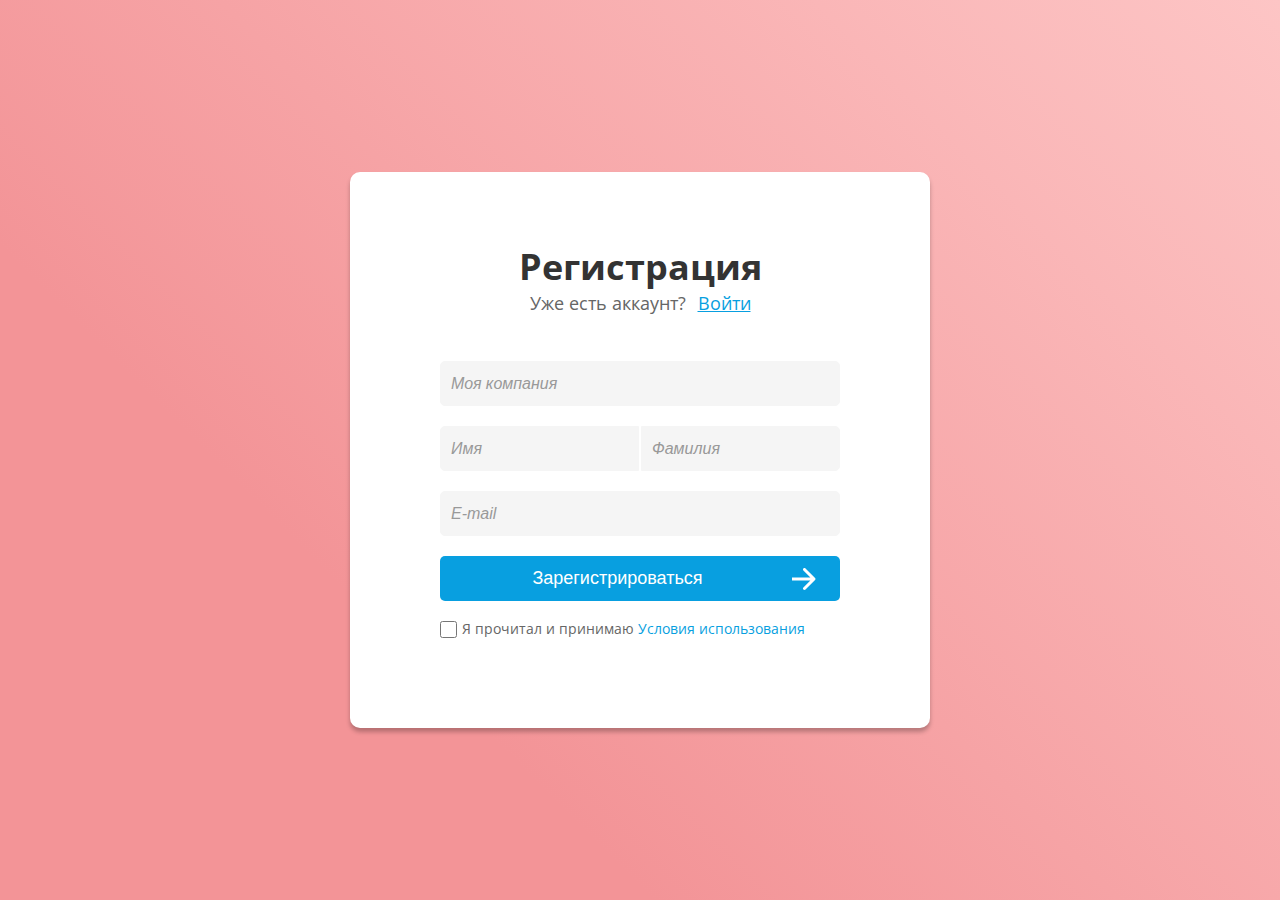
<file: ru/1-form-registration/index.html>
<!DOCTYPE html>
<html lang="ru">
<head>
	<meta charset="UTF-8">
	<meta name="viewport" content="width=device-width, initial-scale=1.0">
	<link rel="preconnect" href="https://fonts.googleapis.com">
	<link rel="preconnect" href="https://fonts.gstatic.com" crossorigin>
	<link href="https://fonts.googleapis.com/css2?family=Open+Sans:ital,wght@0,400;0,600;0,700;1,400&display=swap" rel="stylesheet">
	<link rel="stylesheet" href="./styles/style.css">
	
	<title>Макет - Register</title>
</head>
<body>
	<main class="main">
		<form class="registration-form" action="/submit" method="get">
			<div class="form-header">
				<h1>Регистрация</h1>
				
				<span>Уже есть аккаунт?</span>

				<a href="#">Войти</a>
			</div>

			<div class="form-fields">
				<input type="text" id="company" name="company" placeholder="Моя компания">

				<div class="form-fields-row">
					<input type="text" id="name" name="name" placeholder="Имя">

					<input type="text" id="surname" name="surname" placeholder="Фамилия">
				</div>
				<input type="email" id="email" name="email" placeholder="E-mail">

				<button>Зарегистрироваться</button>

				<div class="form-agree">
					<input type="checkbox" id="agree" name="agree" required>

					<label for="agree">
						Я прочитал и принимаю <a href="#">Условия использования</a>
					</label>
				</div>
			</div>
		</form>
	</main>
</body>
</html>
</file>
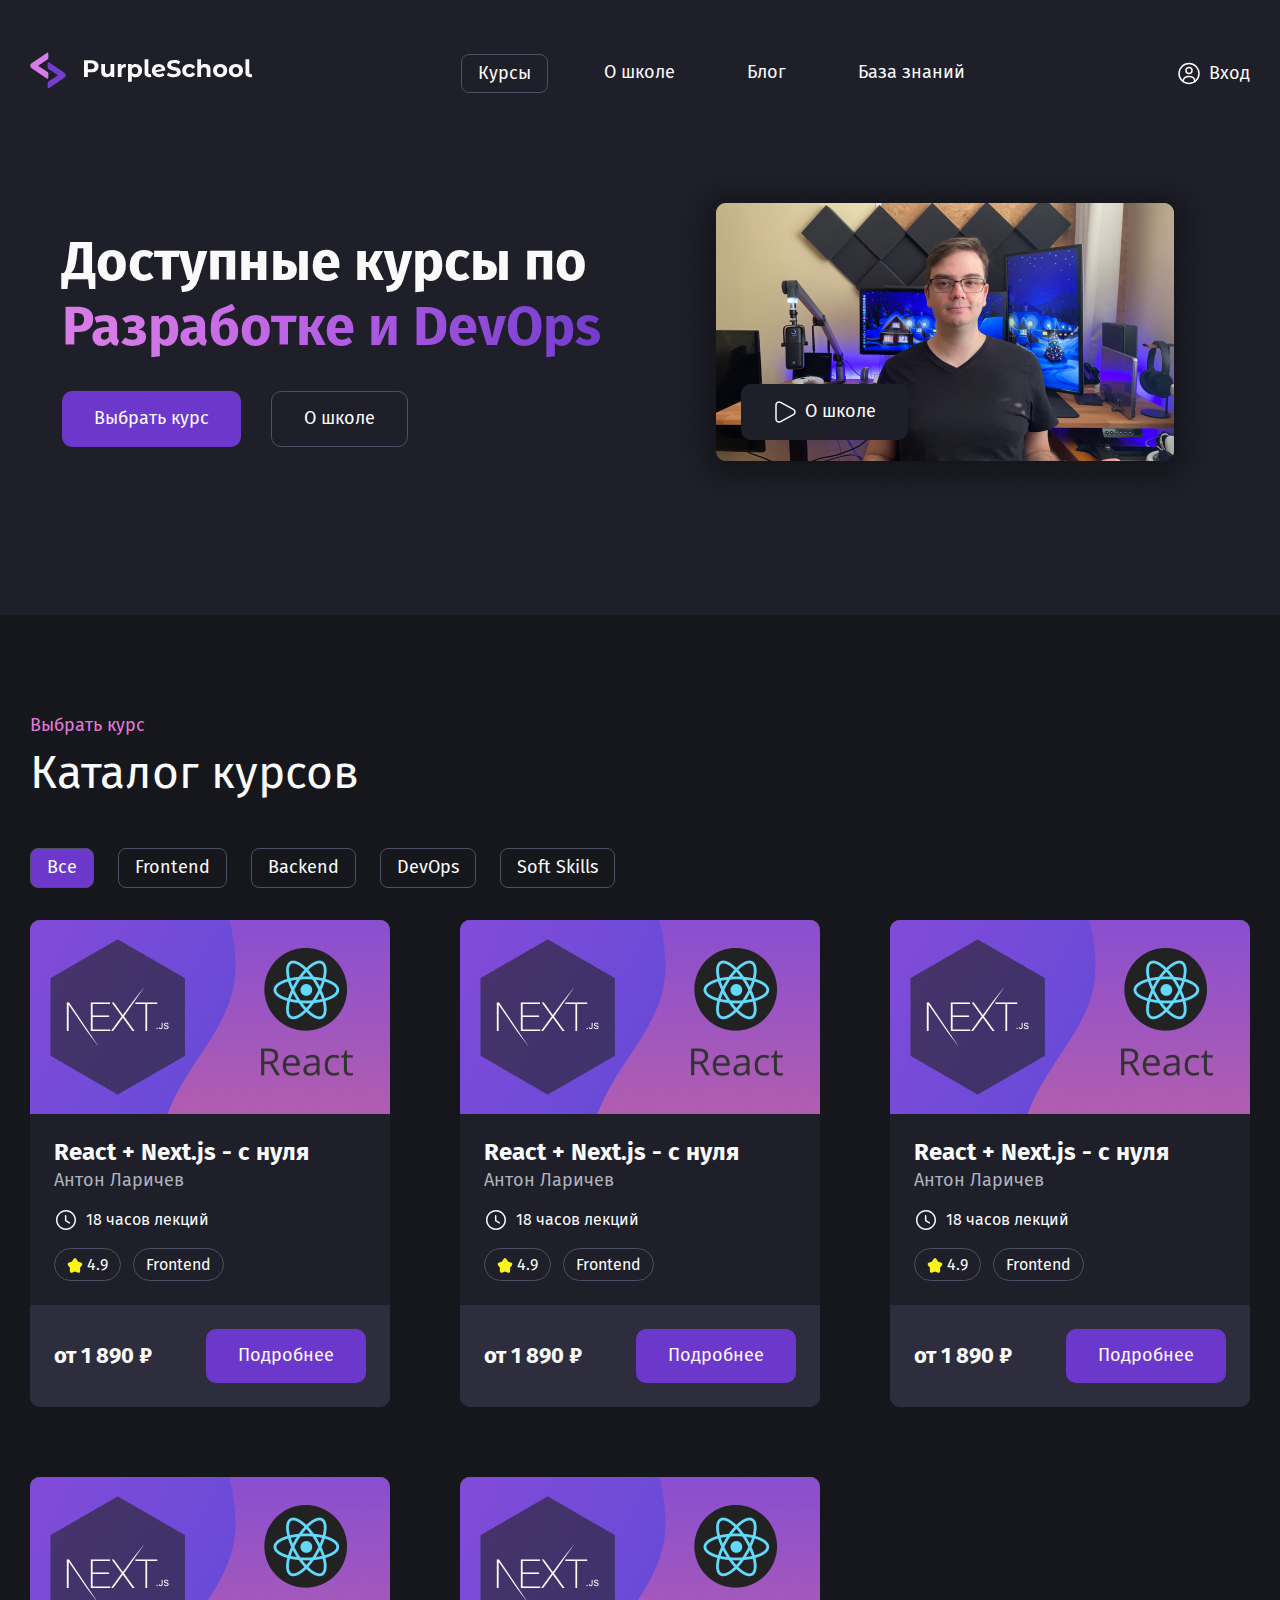
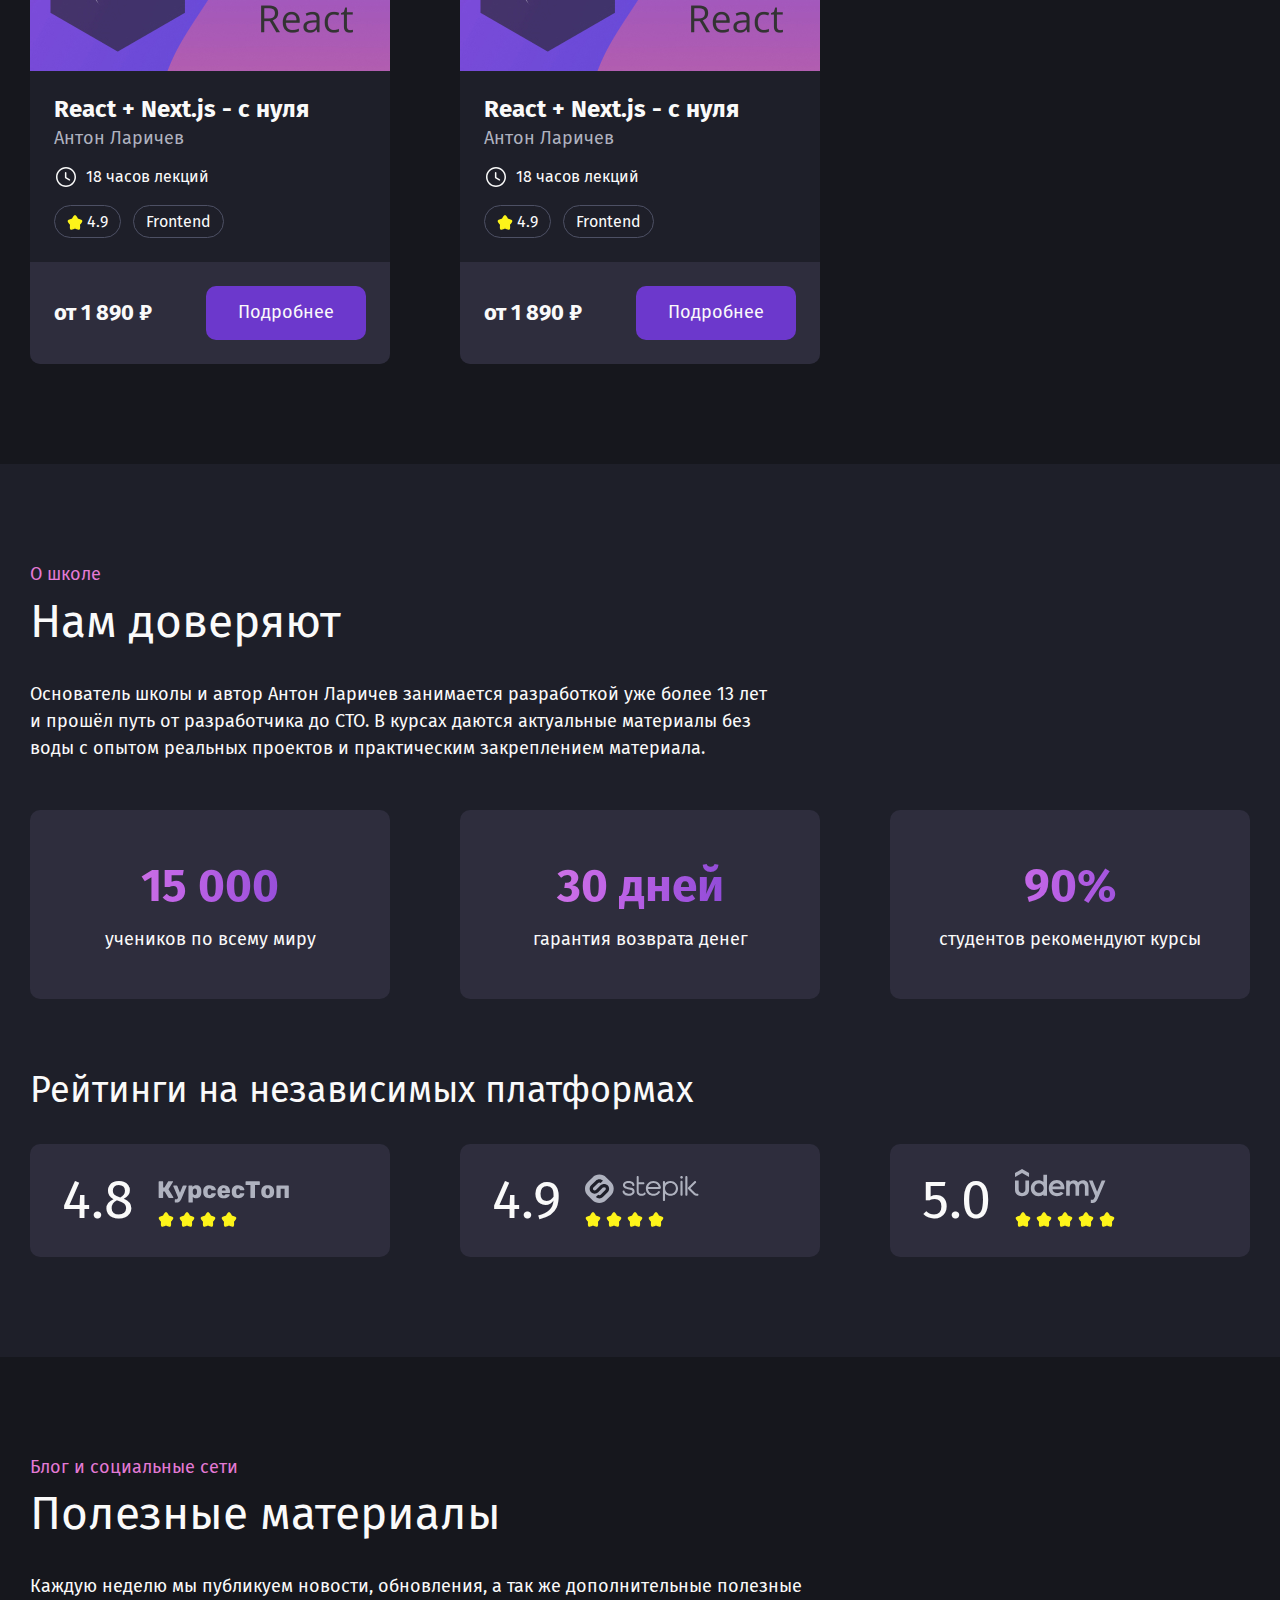
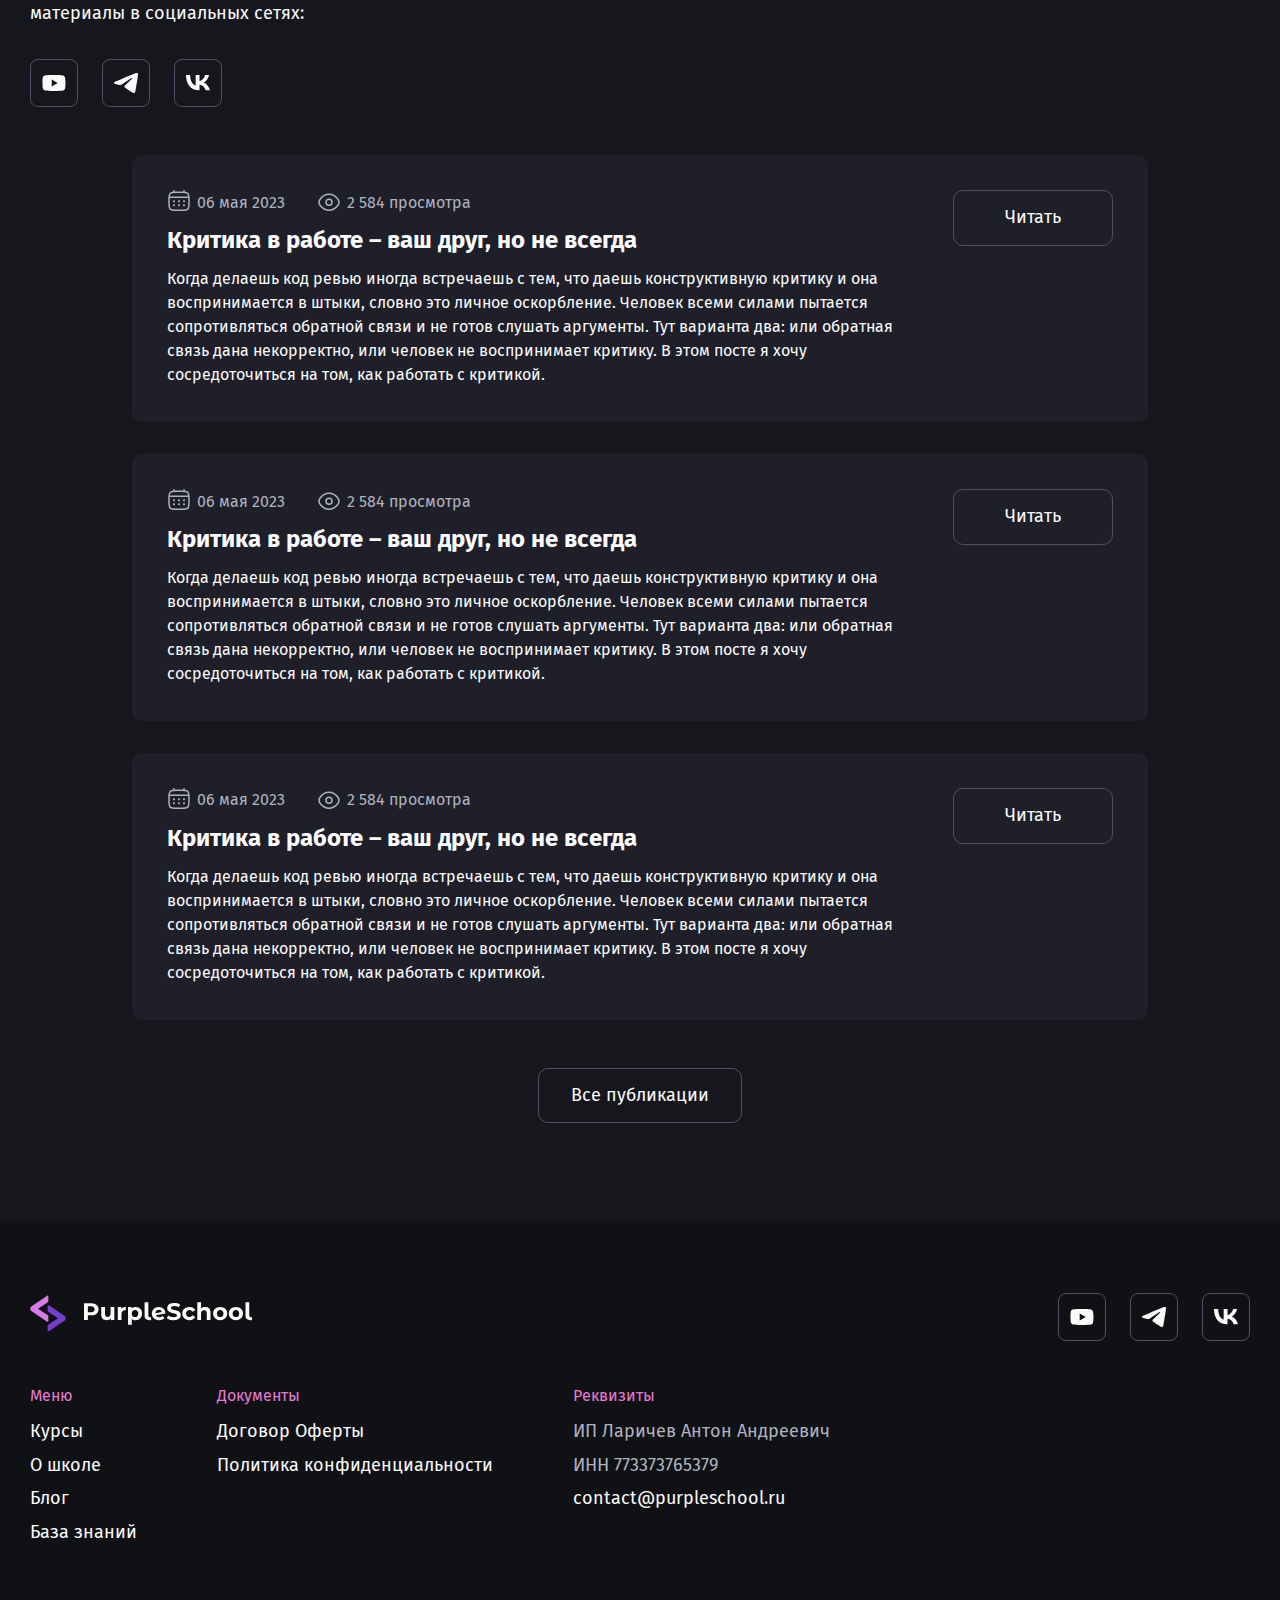
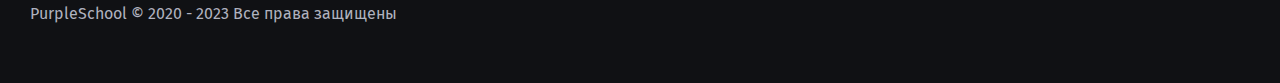
<file: ru/2-online-school/index.html>
<!DOCTYPE html>
<html lang="ru">
<head>
	<meta charset="UTF-8">
	<meta name="viewport" content="width=device-width, initial-scale=1.0">
	<link rel="preconnect" href="https://fonts.googleapis.com">
	<link rel="preconnect" href="https://fonts.gstatic.com" crossorigin>
	<link href="https://fonts.googleapis.com/css2?family=Fira+Sans:wght@400;700&display=swap" rel="stylesheet">	
	<link rel="stylesheet" href="./styles/global.css">
	<link rel="stylesheet" href="./styles/header.css">
	<link rel="stylesheet" href="./styles/hero-section.css">
	<link rel="stylesheet" href="./styles/blog-section.css">
	<link rel="stylesheet" href="./styles/components.css">
	<link rel="stylesheet" href="./styles/page.css">
	<link rel="stylesheet" href="./styles/footer.css">

	<title>Document</title>

</head>
<body>
	<header class="header">
		<div class="section header__wrap">
			<a href="#">
				<img class="header__logo" src="./images/logo.svg" alt="Логотип">
			</a>
			<nav>
				<ul class="menu">
					<li class="menu__item menu__item_active"><a href="#">Курсы</a></li>
					<li class="menu__item"><a href="#">О школе</a></li>
					<li class="menu__item"><a href="#">Блог</a></li>
					<li class="menu__item"><a href="#">База знаний</a></li>
				</ul>
			</nav>			
			<a class="header__login" href="#" aria-label="Вход в личный кабинет" aria-hidden="true">
				<img src="./images/user.svg" alt="Иконка пользователя">
				<div>Вход</div>
			</a>
			<button 
				class="header__mobile-menu-button"
				aria-expanded="false"
				aria-haspopup="true"				
			>
				<img src="./images/menu.svg" alt="Мобильное меню">
			</button>			
		</div>
	</header>
	<main>
		<section class="hero">
			<div class="section hero__wrap">
				<div class="hero__column-1">
					<h1 class="hero__h1">
						Доступные курсы&nbsp;по<br /> 
						<span class="gradient-text">Разработке и DevOps</span>
					</h1>
					<div class="hero__buttons">
						<button class="button button-primary" tabindex="2">Выбрать&nbsp;курс</button>
						<button class="button button-ghost">О&nbsp;школе</button>
					</div>
				</div>
				<div class="hero__column-2">
					<div class="video-poster">
						<img src="./images/video-poster.png" alt="Видео" tabindex="1"  aria-label="Просмотр видео о школе">
						<button class="button icon-button play-button video-poster__button">О школе</button>
					</div>
				</div>
			</div>
		</section>
		<section class="section card-section">
			<div class="section-header card-section__header">
				<div class="section-header__top">Выбрать курс</div>
				<h2 class="section-header__h2">Каталог курсов</h2>
			</div>
			<ul class="catalog-tabs">
				<li class="catalog-tabs__tab catalog-tabs__tab_active">
					<a href="#">Все</a>
				</li>
				<li class="catalog-tabs__tab"><a href="#">Frontend</a></li>
				<li class="catalog-tabs__tab"><a href="#">Backend</a></li>
				<li class="catalog-tabs__tab"><a href="#">DevOps</a></li>
				<li class="catalog-tabs__tab"><a href="#">Soft Skills</a></li>
			</ul>
			<div class="product-cards">
				<div class="product-card">
					<img 
						class="product-card__img" 
						src="./images/products/react-course.jpg"
						alt="Обложка курса">
					<div class="product-card__info">
						<h3 class="product-card__h3">
							React + Next.js - с нуля
						</h3>
						<div class="product-card__author">
							Антон Ларичев
						</div>
						<time class="product-card__time">
							18 часов лекций
						</time>
						<div class="product-card__labels">
							<div class="product-card__label product-card__rating">
								4.9
							</div>
							<div class="product-card__label">
								Frontend
							</div>
						</div>
					</div>
					<div class="product-card__bottom">
						<div class="product-card__price">
							от 1 890 ₽
						</div>
						<div class="product-card__button">
							<a class="button button-primary" href="#">Подробнее</a>
						</div>					
					</div>
				</div>
				<div class="product-card">
					<img 
						class="product-card__img" 
						src="./images/products/react-course.jpg"
						alt="Обложка курса">
					<div class="product-card__info">
						<h3 class="product-card__h3">
							React + Next.js - с нуля
						</h3>
						<div class="product-card__author">
							Антон Ларичев
						</div>
						<time class="product-card__time">
							18 часов лекций
						</time>
						<div class="product-card__labels">
							<div class="product-card__label product-card__rating">
								4.9
							</div>
							<div class="product-card__label">
								Frontend
							</div>
						</div>
					</div>
					<div class="product-card__bottom">
						<div class="product-card__price">
							от 1 890 ₽
						</div>
						<div class="product-card__button">
							<a class="button button-primary" href="#">Подробнее</a>
						</div>					
					</div>
				</div>
				<div class="product-card">
					<img 
						class="product-card__img" 
						src="./images/products/react-course.jpg"
						alt="Обложка курса">
					<div class="product-card__info">
						<h3 class="product-card__h3">
							React + Next.js - с нуля
						</h3>
						<div class="product-card__author">
							Антон Ларичев
						</div>
						<time class="product-card__time">
							18 часов лекций
						</time>
						<div class="product-card__labels">
							<div class="product-card__label product-card__rating">
								4.9
							</div>
							<div class="product-card__label">
								Frontend
							</div>
						</div>
					</div>
					<div class="product-card__bottom">
						<div class="product-card__price">
							от 1 890 ₽
						</div>
						<div class="product-card__button">
							<a class="button button-primary" href="#">Подробнее</a>
						</div>					
					</div>
				</div>
				<div class="product-card">
					<img 
						class="product-card__img" 
						src="./images/products/react-course.jpg"
						alt="Обложка курса">
					<div class="product-card__info">
						<h3 class="product-card__h3">
							React + Next.js - с нуля
						</h3>
						<div class="product-card__author">
							Антон Ларичев
						</div>
						<time class="product-card__time">
							18 часов лекций
						</time>
						<div class="product-card__labels">
							<div class="product-card__label product-card__rating">
								4.9
							</div>
							<div class="product-card__label">
								Frontend
							</div>
						</div>
					</div>
					<div class="product-card__bottom">
						<div class="product-card__price">
							от 1 890 ₽
						</div>
						<div class="product-card__button">
							<a class="button button-primary" href="#">Подробнее</a>
						</div>					
					</div>
				</div>
				<div class="product-card">
					<img 
						class="product-card__img" 
						src="./images/products/react-course.jpg"
						alt="Обложка курса">
					<div class="product-card__info">
						<h3 class="product-card__h3">
							React + Next.js - с нуля
						</h3>
						<div class="product-card__author">
							Антон Ларичев
						</div>
						<time class="product-card__time">
							18 часов лекций
						</time>
						<div class="product-card__labels">
							<div class="product-card__label product-card__rating">
								4.9
							</div>
							<div class="product-card__label">
								Frontend
							</div>
						</div>
					</div>
					<div class="product-card__bottom">
						<div class="product-card__price">
							от 1 890 ₽
						</div>
						<div class="product-card__button">
							<a class="button button-primary" href="#">Подробнее</a>
						</div>					
					</div>
				</div>
			</div>			
		</section>
		<section class="trust-section__wrap">
			<div class="section trust-section">
				<div class="trust-section__top-wrap">
					<div class="section-header trust-section__header">
						<div class="section-header__top">О школе</div>
						<h2 class="section-header__h2">Нам доверяют</h2>
					</div>
					<p class="section__p trust-section__p">
						Основатель школы и автор Антон Ларичев занимается разработкой уже более 13 лет и прошёл путь от разработчика до CTO. В курсах даются актуальные материалы без воды с опытом реальных проектов и практическим закреплением материала.
					</p>
				</div>
				<div class="stat-card">
					<div class="stat-card__primary gradient-text">15 000</div>
					<div class="stat-card__secondary">учеников по всему миру</div>
				</div>
				<div class="stat-card">
					<div class="stat-card__primary gradient-text">30 дней</div>
					<div class="stat-card__secondary">гарантия возврата денег</div>
				</div>
				<div class="stat-card">
					<div class="stat-card__primary gradient-text">90%</div>
					<div class="stat-card__secondary">студентов рекомендуют курсы</div>
				</div>
				<h3 class="trust-section__h3">Рейтинги на независимых платформах</h3>
				<div class="rating-card">
					<div  class="rating-card__number">
						4.8
					</div>					
					<div class="rating-card__info">
						<div  class="rating-card__logo">
							<img src="./images/third-party-logos/kursestop.svg" alt="КурсесТоп">
						</div>
						<div class="rating-card__stars">
							<img src="./images/star.svg">
							<img src="./images/star.svg">
							<img src="./images/star.svg">
							<img src="./images/star.svg">
						</div>
					</div>
				</div>
				<div class="rating-card">
					<div  class="rating-card__number">
						4.9
					</div>
					<div class="rating-card__info">
						<div  class="rating-card__logo">
							<img src="./images/third-party-logos/stepik.svg" alt="КурсесТоп">
						</div>
						<div class="rating-card__stars">
							<img src="./images/star.svg">
							<img src="./images/star.svg">
							<img src="./images/star.svg">
							<img src="./images/star.svg">
						</div>
					</div>
				</div>
				<div class="rating-card">
					<div  class="rating-card__number">
						5.0
					</div>
					<div class="rating-card__info">
						<div  class="rating-card__logo">
							<img src="./images/third-party-logos/udemy.svg" alt="КурсесТоп">
						</div>
						<div class="rating-card__stars">
							<img src="./images/star.svg">
							<img src="./images/star.svg">
							<img src="./images/star.svg">
							<img src="./images/star.svg">
							<img src="./images/star.svg">
						</div>
					</div>
				</div>
			</div>
		</section>
		<section>
			<div class="section blog-section">
				<div class="section-header">
					<div class="section-header__top">Блог и социальные сети</div>
					<h2 class="section-header__h2">Полезные материалы</h2>
				</div>
				<p class="section__p blog-section__p">
					Каждую неделю мы публикуем новости, обновления, а так же дополнительные полезные материалы в социальных сетях:
				</p>
				<div class="blog-section__social-icons social-icons">
					<a class="social-icons__icon" href="#">
						<img src="./images/social-icons/youtube.svg" alt="Youtube">
					</a>
					<a class="social-icons__icon" href="#">
						<img src="./images/social-icons/telegram.svg" alt="Telegram">
					</a>
					<a class="social-icons__icon" href="#">
						<img src="./images/social-icons/vk.svg" alt="VK">
					</a>
				</div>
				<section class="blog-section__articles">
					<article class="article-preview">
						<div class="article-preview__left">
							<div class="article-preview__info">
								<time class="article-preview__time" datetime="2023-05-06">06 мая 2023</time>
								<div class="article-preview__views">2 584 просмотра</div>
							</div>
							<h3 class="article-preview__h3">
								Критика в работе – ваш друг, но не всегда
							</h3>
							<p class="article-preview__p">
								Когда делаешь код ревью иногда встречаешь с тем, что даешь конструктивную критику и она воспринимается в штыки, словно это личное оскорбление. Человек всеми силами пытается сопротивляться обратной связи и не готов слушать аргументы. Тут варианта два: или обратная связь дана некорректно, или человек не воспринимает критику. В этом посте я хочу сосредоточиться на том, как работать с критикой.
							</p>
						</div>
						<div class="article-preview__right">
							<a class="button button-ghost article-preview__button" href="#">
								Читать
							</a>
						</div>
					</article>
					<article class="article-preview">
						<div class="article-preview__left">
							<div class="article-preview__info">
								<time class="article-preview__time" datetime="2023-05-06">06 мая 2023</time>
								<div class="article-preview__views">2 584 просмотра</div>
							</div>
							<h3 class="article-preview__h3">
								Критика в работе – ваш друг, но не всегда
							</h3>
							<p class="article-preview__p">
								Когда делаешь код ревью иногда встречаешь с тем, что даешь конструктивную критику и она воспринимается в штыки, словно это личное оскорбление. Человек всеми силами пытается сопротивляться обратной связи и не готов слушать аргументы. Тут варианта два: или обратная связь дана некорректно, или человек не воспринимает критику. В этом посте я хочу сосредоточиться на том, как работать с критикой.
							</p>
						</div>
						<div class="article-preview__right">
							<a class="button button-ghost article-preview__button" href="#">
								Читать
							</a>
						</div>
					</article>
					<article class="article-preview">
						<div class="article-preview__left">
							<div class="article-preview__info">
								<time class="article-preview__time" datetime="2023-05-06">06 мая 2023</time>
								<div class="article-preview__views">2 584 просмотра</div>
							</div>
							<h3 class="article-preview__h3">
								Критика в работе – ваш друг, но не всегда
							</h3>
							<p class="article-preview__p">
								Когда делаешь код ревью иногда встречаешь с тем, что даешь конструктивную критику и она воспринимается в штыки, словно это личное оскорбление. Человек всеми силами пытается сопротивляться обратной связи и не готов слушать аргументы. Тут варианта два: или обратная связь дана некорректно, или человек не воспринимает критику. В этом посте я хочу сосредоточиться на том, как работать с критикой.
							</p>
						</div>
						<div class="article-preview__right">
							<a class="button button-ghost article-preview__button" href="#">
								Читать
							</a>
						</div>
					</article>
					<a href="#" class="button button-ghost blog-section__button">Все публикации</a>
				</section>
			</div>
		</section>
	</main>
	<footer class="footer">	
		<div class="section footer__wrap">	
			<div class="footer__top">
				<a class="footer__logo" href="#"><img src="./images/logo.svg" alt="Логотип внизу сайта"></a>
				<div class="social-icons">
					<a class="social-icons__icon" href="#">
						<img src="./images/social-icons/youtube.svg" alt="Youtube">
					</a>
					<a class="social-icons__icon" href="#">
						<img src="./images/social-icons/telegram.svg" alt="Telegram">
					</a>
					<a class="social-icons__icon" href="#">
						<img src="./images/social-icons/vk.svg" alt="VK">
					</a>
				</div>
			</div>
			<nav class="footer__nav">
				<div class="footer-menu">
					<div class="footer-menu__header">Меню</div>
					<ul class="footer-menu__list">
						<li class="footer-menu__item">
							<a href="#">Курсы</a>
						</li>
						<li class="footer-menu__item">
							<a href="#">О школе</a>
						</li>
						<li class="footer-menu__item">
							<a href="#">Блог</a>
						</li>
						<li class="footer-menu__item">
							<a href="#">База знаний</a>
						</li>
					</ul>
				</div>
				<div class="footer-menu">
					<div class="footer-menu__header">Документы</div>
					<ul class="footer-menu__list">
						<li class="footer-menu__item">
							<a href="#">Договор Оферты</a>
						</li>
						<li class="footer-menu__item">
							<a href="#">Политика конфиденциальности</a>
						</li>
					</ul>
				</div>
				<div class="footer-menu">
					<div class="footer-menu__header">Реквизиты</div>
					<ul class="footer-menu__list">
						<li class="footer-menu__item">ИП Ларичев Антон Андреевич</li>
						<li class="footer-menu__item">ИНН 773373765379</li>
						<li class="footer-menu__item">
							<a href="mailto:contact@purpleschool.ru">contact@purpleschool.ru</a>
						</li>
					</ul>
				</div>
			</nav>		
			<div class="footer__copyright">
				PurpleSchool © 2020 - 2023 Все права защищены
			</div>
		</div>		
	</footer>
</body>
</html>
</file>
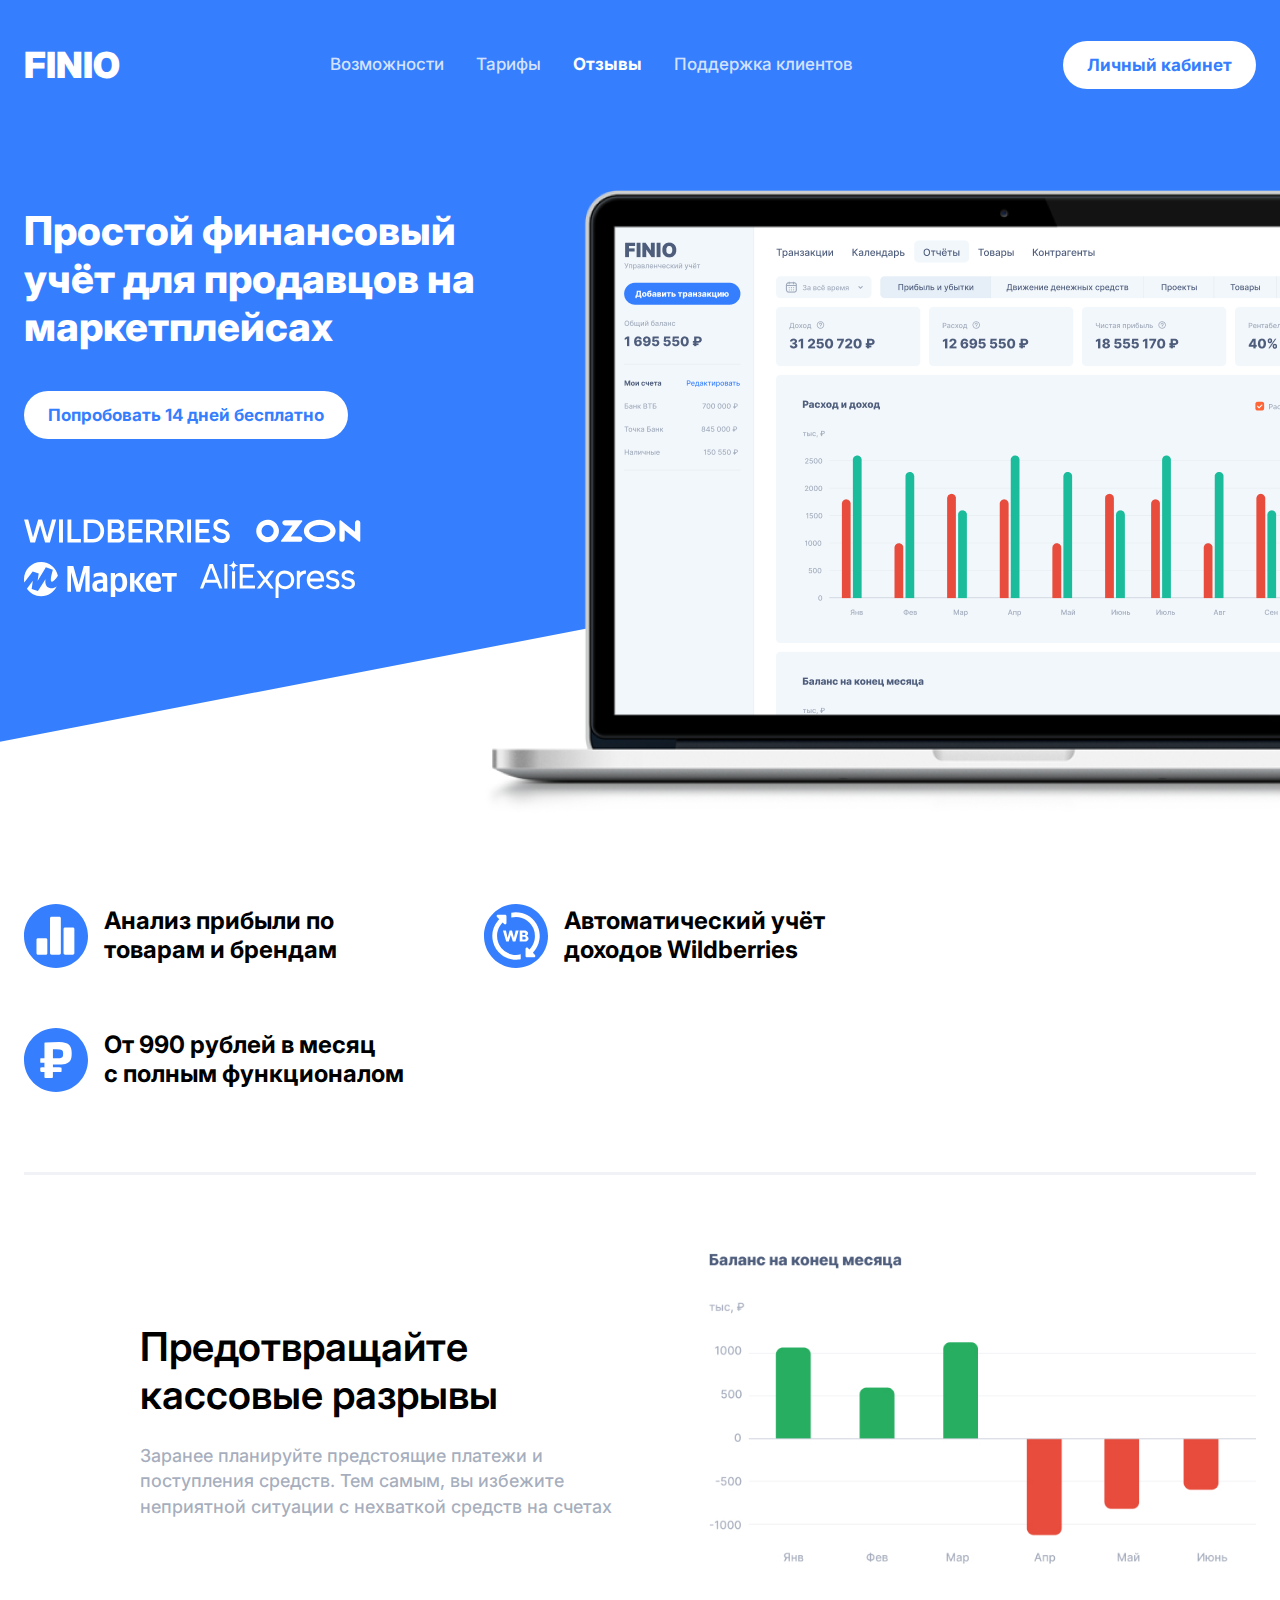
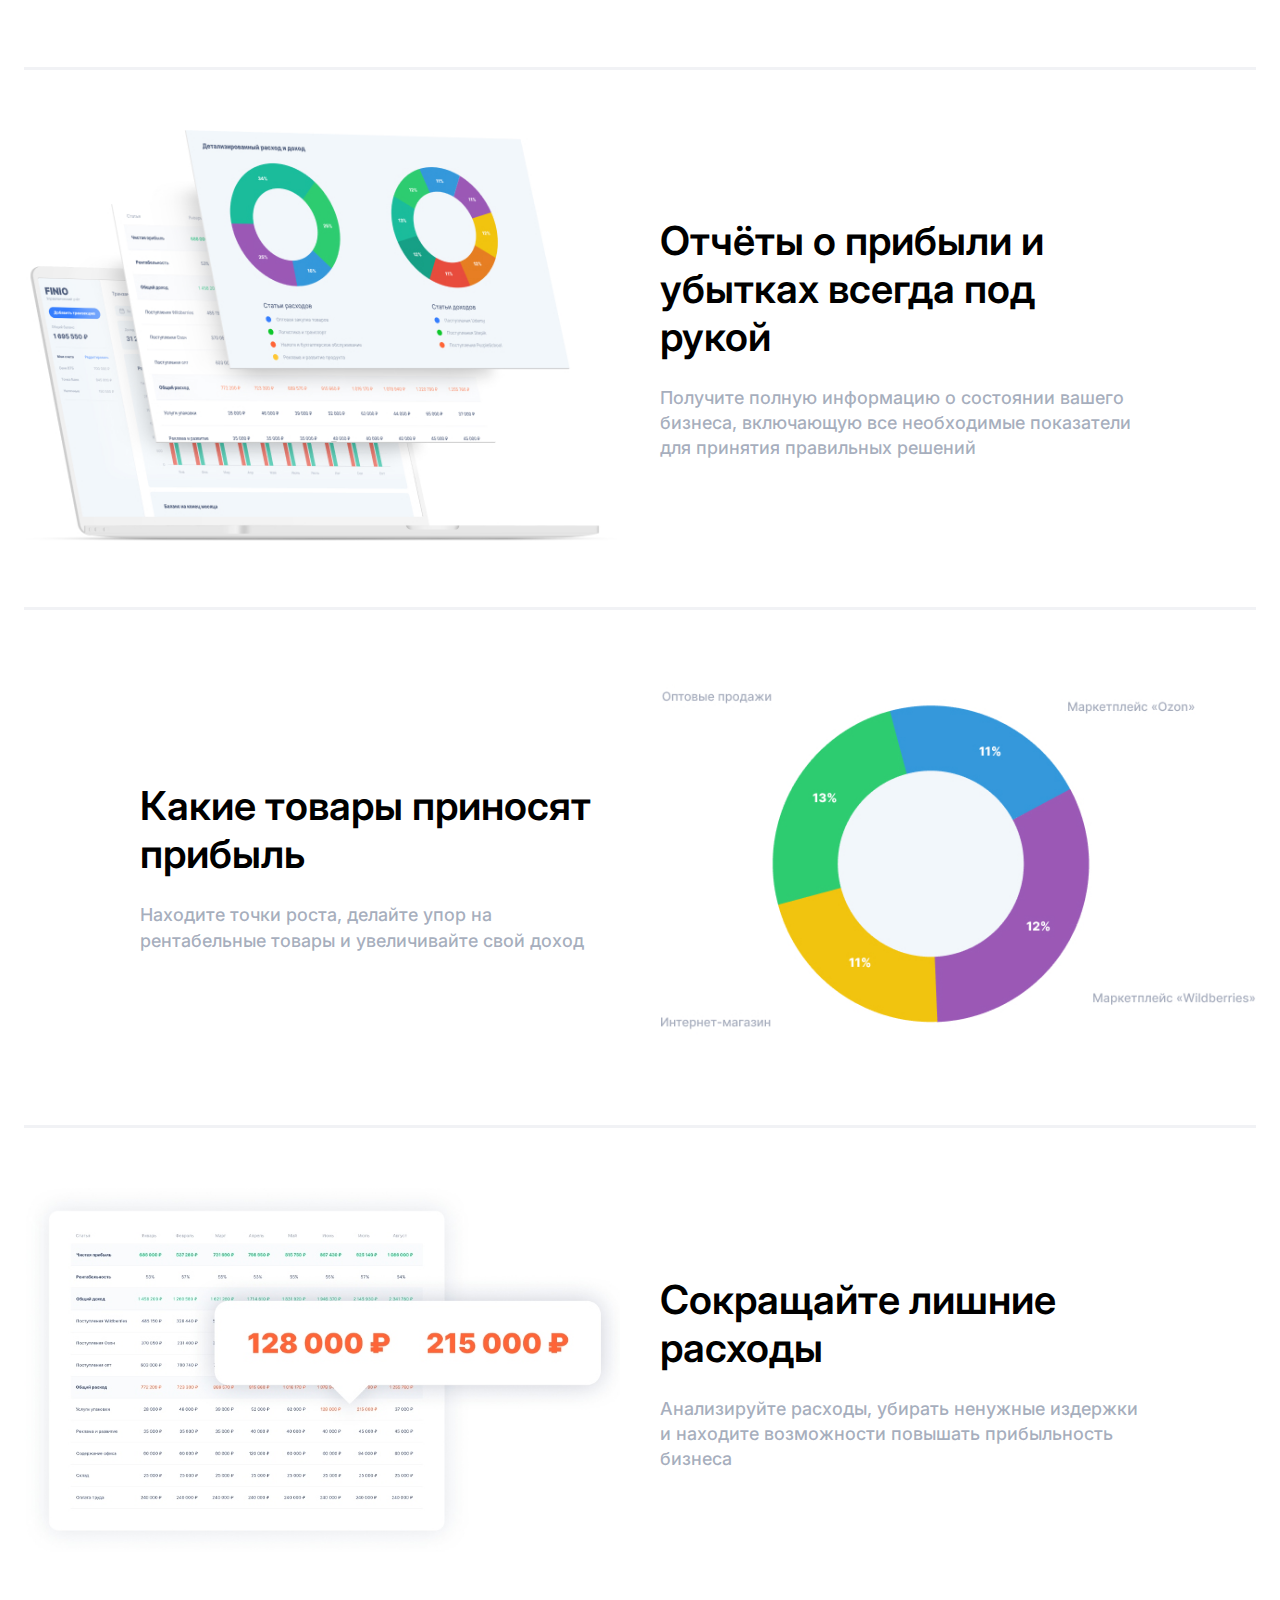
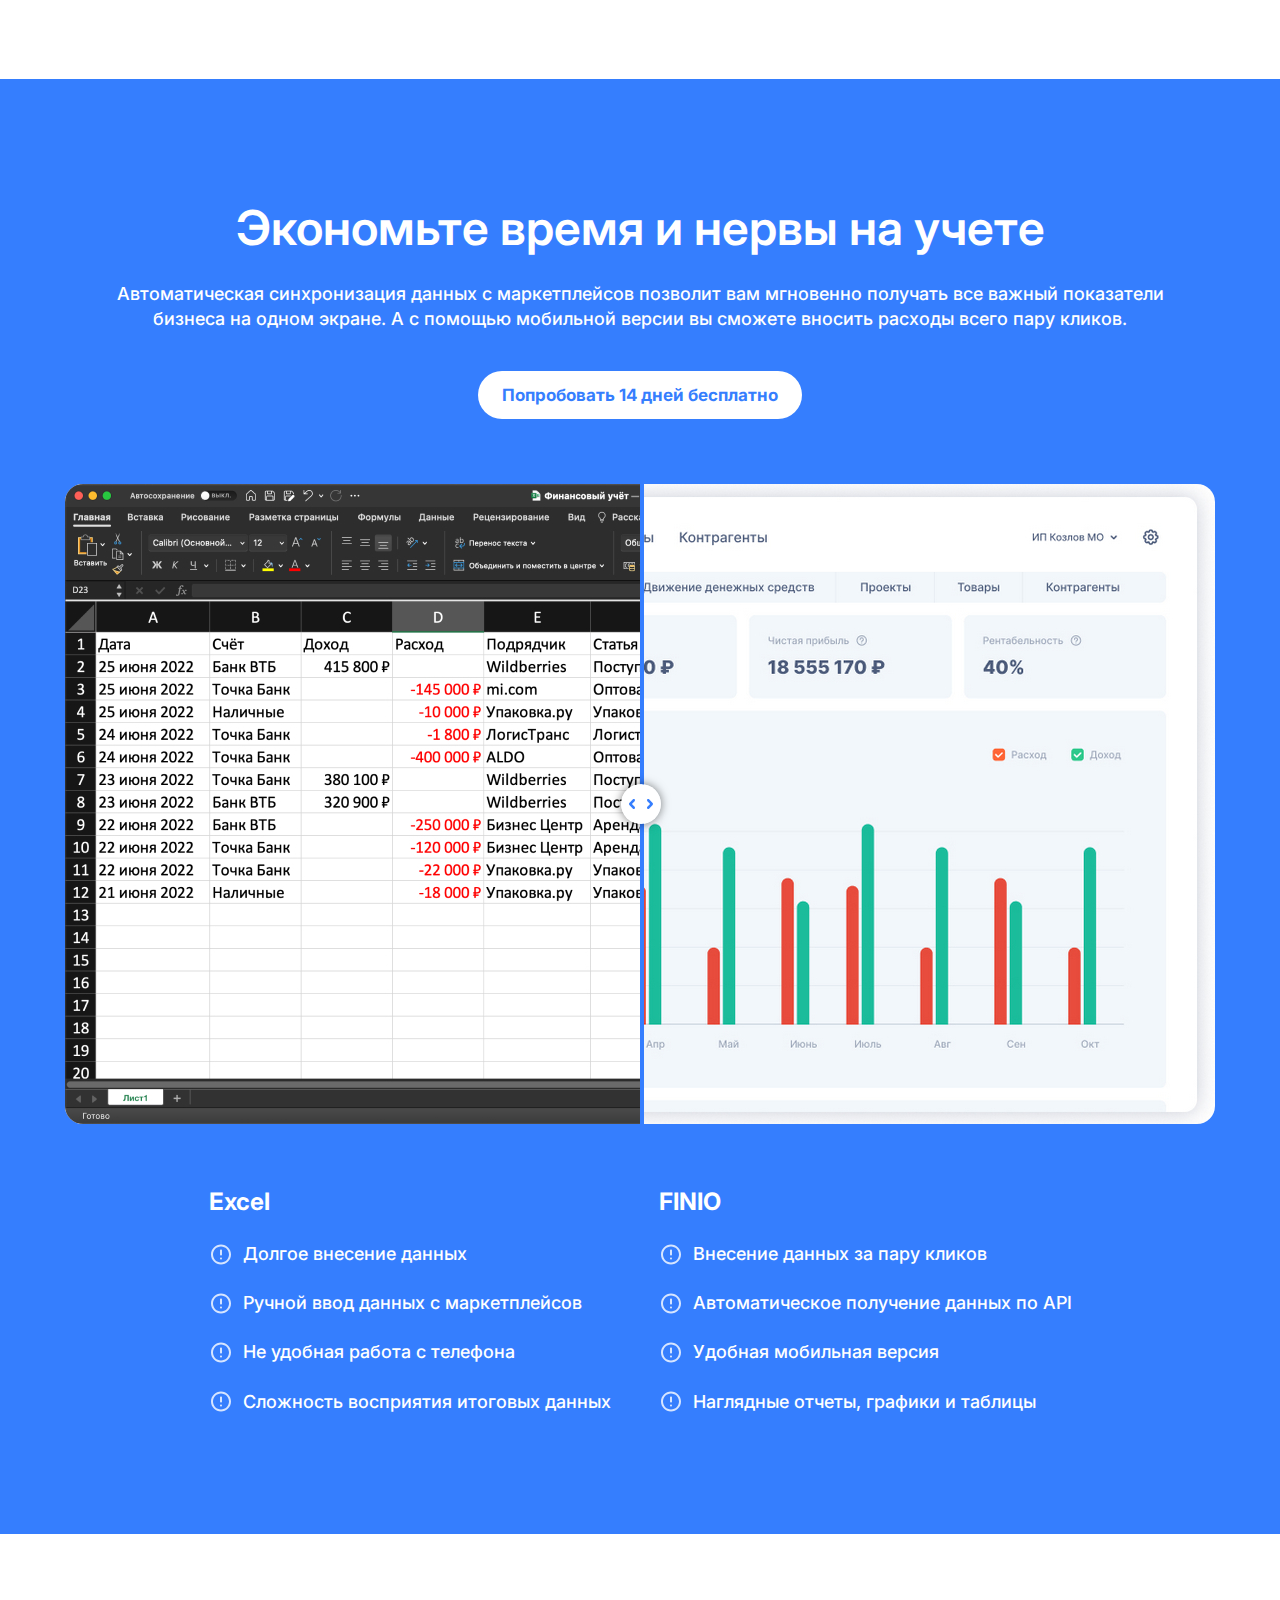
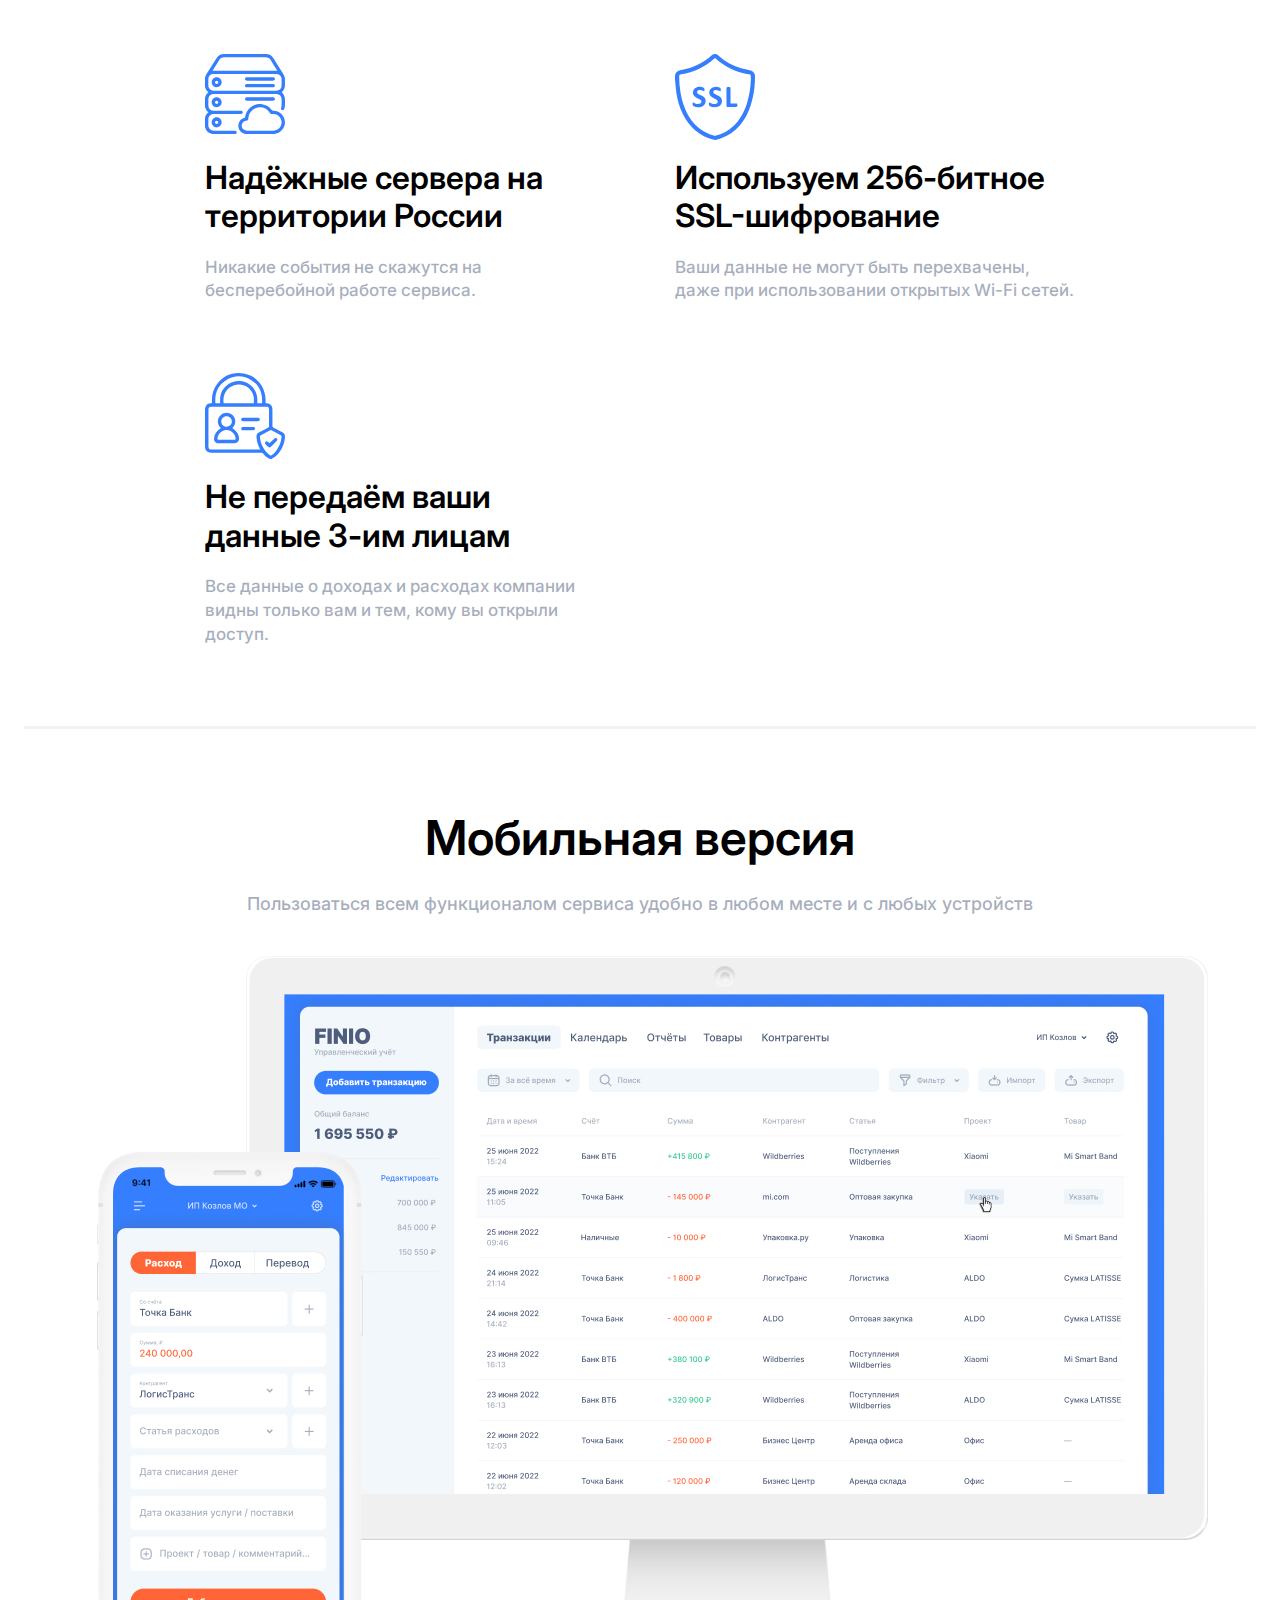
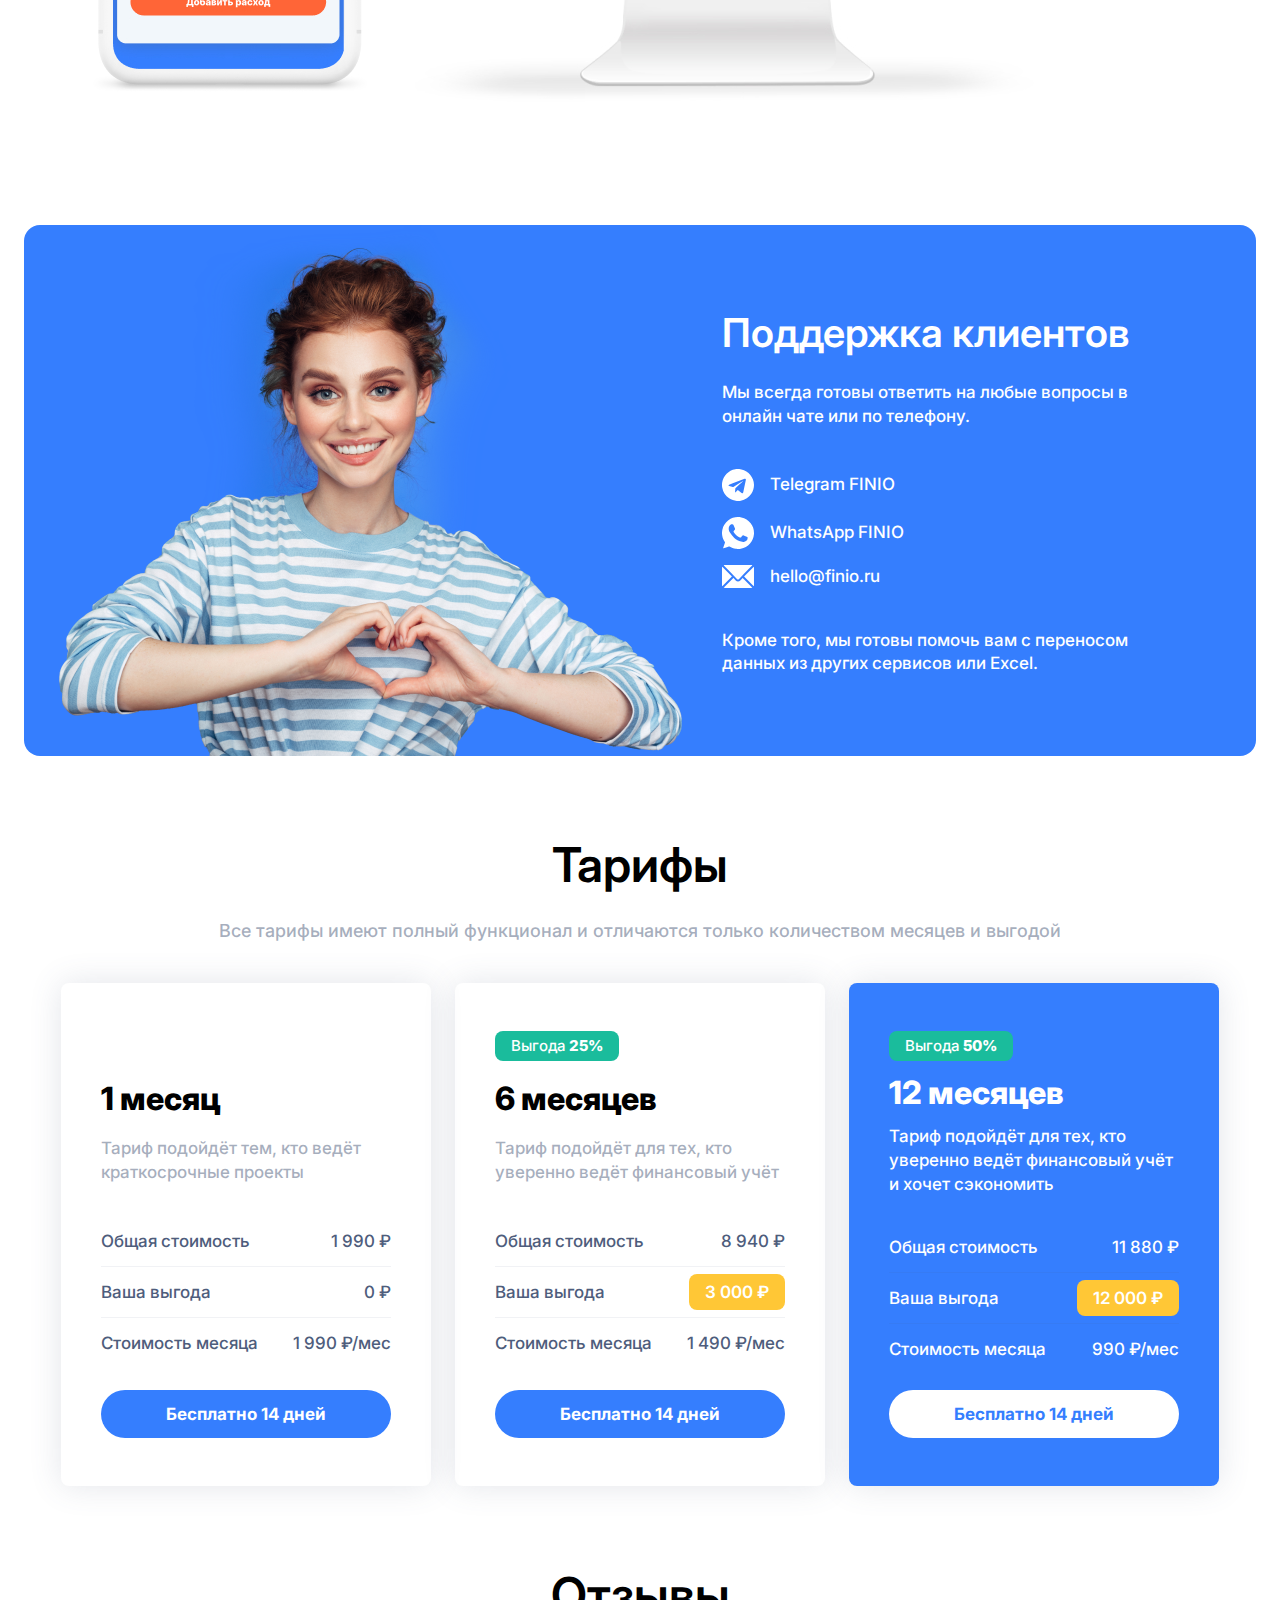
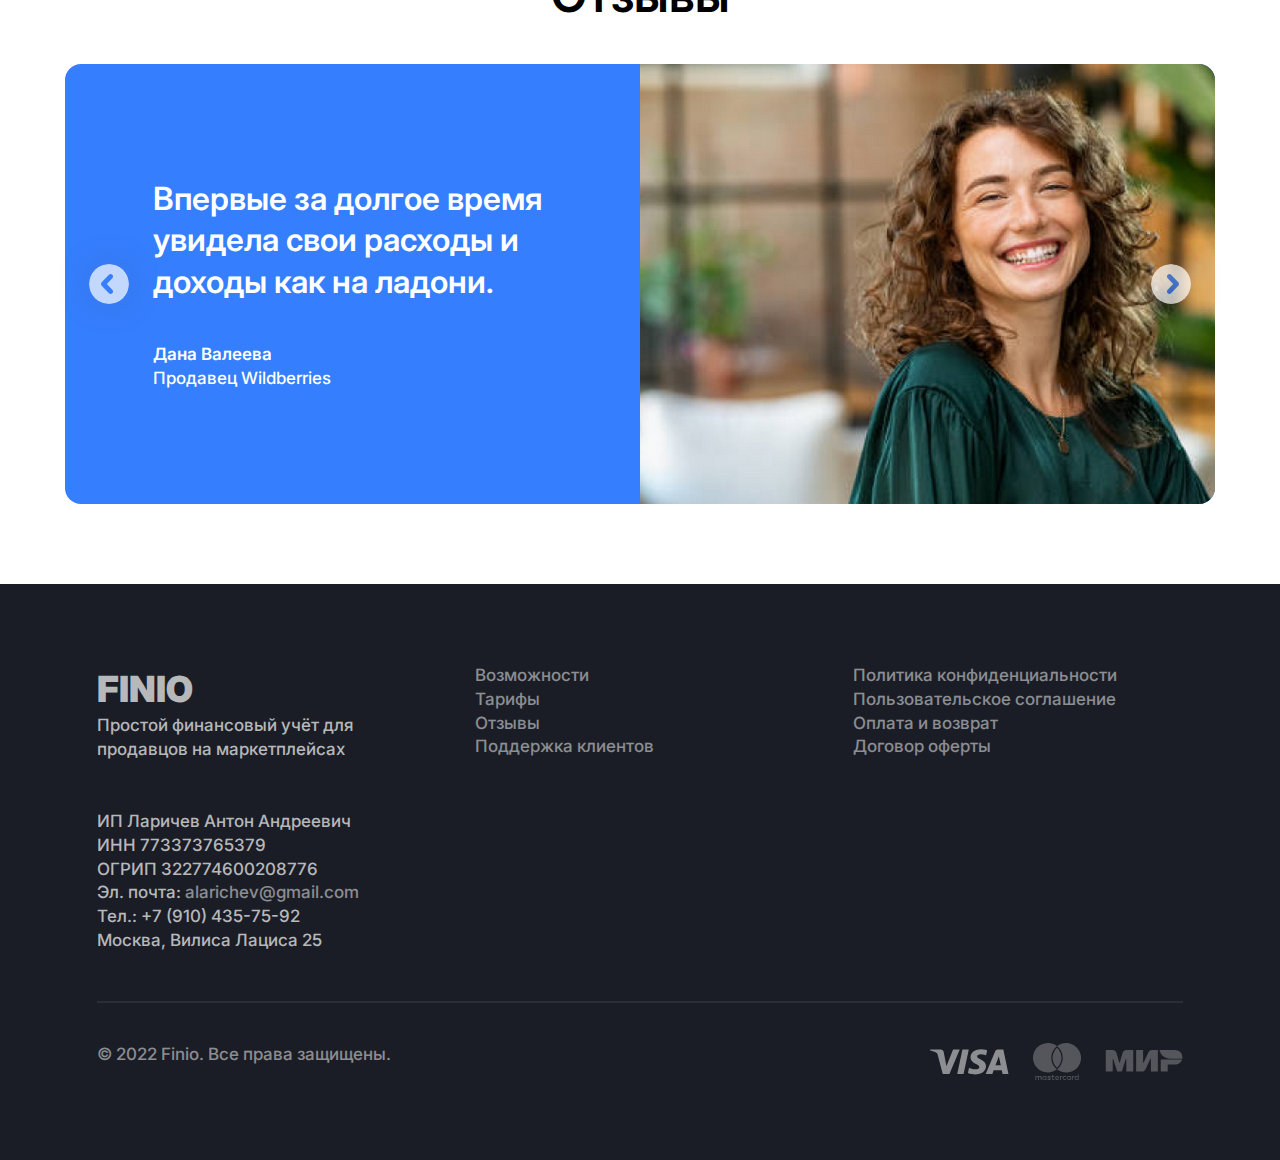
<file: ru/3-online-service/index.html>
<!DOCTYPE html>
<html lang="ru">
<head>
	<meta charset="UTF-8">
	<meta name="viewport" content="width=device-width, initial-scale=1.0">
	<link rel="preconnect" href="https://fonts.googleapis.com">
	<link rel="preconnect" href="https://fonts.gstatic.com" crossorigin>
	<link href="https://fonts.googleapis.com/css2?family=Inter:wght@500;600;800;900&display=swap" rel="stylesheet">
	<link rel="stylesheet" href="./styles/global.css">
	<link rel="stylesheet" href="./styles/components.css">
	<link rel="stylesheet" href="./styles/header.css">
	<link rel="stylesheet" href="./styles/main.css">
	<link rel="stylesheet" href="./styles/footer.css">
	<title>Макет - Finio</title>
</head>
<body>
	<div class="header__wrap_slope">
		<header class="section header__wrap">
			<div class="header">
				<a id="logo" href="#">FINIO</a>
				<nav class="menu__wrap">
					<ul class="menu">
						<li><a class="menu__item" href="#">Возможности</a></li>
						<li><a class="menu__item" href="#">Тарифы</a></li>
						<li><a class="menu__item menu__item_active" href="#">Отзывы</a></li>
						<li><a class="menu__item" href="#">Поддержка клиентов</a></li>
					</ul>
				</nav>

				<div class="header__button-wrap">
					<a class="button button_white header__button" href="#">Личный кабинет</a>
				</div>

				<a class="mobile-menu-button" href="#"></a>
			</div>
		</header>
		<section class="section hero">
			<div class="hero__content">
				<h1 class="hero__h1">Простой финансовый учёт для продавцов на маркетплейсах</h1>

				<a class="button button_white button_minimal hero__button" href="#">Попробовать 14 дней бесплатно</a>

				<div class="hero__logos">
					<img src="./images/wildberries.svg" alt="Логотип Wildberries">
					<img src="./images/ozon.svg" alt="Логотип Ozon">
					<img src="./images/yandex-market.svg" alt="Логотип Яндекс.Маркет">
					<img src="./images/aliexpress.svg" alt="Логотип AliExpress">
				</div>
			</div>

			<figure class="hero__img-wrap">
				<img class="hero__img" src="./images/hero.png" alt="FINIO Dashboard">
			</figure>
		</section>
	</div>
	<main>
		<section class="section hero-advantages">
			<h2 class="hero-advantage hero-advantage__analysis">
				Анализ прибыли по товарам и брендам
			</h2>

			<h2 class="hero-advantage hero-advantage__accounting">
				Автоматический учёт доходов Wildberries
			</h2>

			<h2 class="hero-advantage hero-advantage__cost">
				От 990 рублей в месяц с&nbsp;полным функционалом
			</h2>
		</section>

		<section class="section diagrams">
			<article class="diagram">
				<div class="diagram__content">
					<h2 class="diagram__h2">Предотвращайте кассовые разрывы</h2>

					<p class="diagram__p">
						Заранее планируйте предстоящие платежи и поступления средств. Тем самым, вы избежите неприятной ситуации с нехваткой средств на счетах
					</p>
				</div>

				<figure class="diagram__img-wrap">
					<img
						class="diagram__img" 
						src="./images/diagrams/cash-gap.jpg" 
						alt="Предотвращайте кассовые разрывы"
					/>
				</figure>
			</article>

			<article class="diagram">
				<div class="diagram__content">
					<h2 class="diagram__h2">Отчёты о прибыли и убытках всегда под рукой</h2>

					<p class="diagram__p">
						Получите полную информацию о состоянии вашего бизнеса, включающую все необходимые показатели для принятия правильных решений
					</p>
				</div>

				<figure class="diagram__img-wrap">
					<img
						class="diagram__img" 
						src="./images/diagrams/profit-reports.jpg" 
						alt="Отчёты о прибыли и убытках всегда под рукой"
					/>
				</figure>
			</article>

			<article class="diagram">
				<div class="diagram__content">
					<h2 class="diagram__h2">Какие товары приносят прибыль</h2>

					<p class="diagram__p">
						Находите точки роста, делайте упор на рентабельные товары и увеличивайте свой доход
					</p>
				</div>

				<figure class="diagram__img-wrap">
					<img 
						class="diagram__img" 
						src="./images/diagrams/profit-products.jpg" 
						alt="Какие товары приносят прибыль"
					/>
				</figure>
			</article>

			<article class="diagram">
				<div class="diagram__content">
					<h2 class="diagram__h2">Сокращайте лишние расходы</h2>

					<p class="diagram__p">
						Анализируйте расходы, убирать ненужные издержки и находите возможности повышать прибыльность бизнеса
					</p>
				</div>

				<figure class="diagram__img-wrap">
					<img 
						class="diagram__img" 
						src="./images/diagrams/cost-cutting.jpg" 
						alt="Сокращайте лишние расходы"
					/>
				</figure>
			</article>
		</section>

		<article class="section__wrap_blue data-accounting">
			<div class="section">
				<h2 class="section__h2 section__h2_white data-accounting__h2">Экономьте время и нервы на учете</h2>

				<p class="section__p section__p_white">
					Автоматическая синхронизация данных с маркетплейсов позволит вам мгновенно получать все важный показатели бизнеса на одном экране. А с помощью мобильной версии вы сможете вносить расходы всего пару кликов.
				</p>

				<a class="
						button 
						button_white 
						button_center 
						button_minimal 
						data-accounting__button
					" 
					href="#">
					Попробовать 14 дней бесплатно
				</a>

				<figure class="overlay-slider">
					<div class="overlay-slider__behind-wrap">
						<img 
							class="overlay-slider__behind"
							src="./images/overlay-slider/slide-behind.jpg" 
							alt="Панель данных в Excel"
						/>
					</div>

					<div class="overlay-slider__front-wrap">
							<img 
								class="overlay-slider__front"
								src="./images/overlay-slider/slide-front.jpg" 
								alt="Панель данных в FINIO"
							/>
					</div>

					<a class="overlay-slider__control" href="#"></a>
				</figure>

				<section class="data-accounting__features-wrap">
					<div class="data-accounting__features">
						<h3 class="data-accounting__h3">Excel</h3>

						<ul class="data-accounting__list">
							<li class="data-accounting__list-item">Долгое внесение данных</li>
							<li class="data-accounting__list-item">Ручной ввод данных с маркетплейсов</li>
							<li class="data-accounting__list-item">Не удобная работа с телефона</li>
							<li class="data-accounting__list-item">Сложность восприятия итоговых данных</li>
						</ul>
					</div>

					<div class="data-accounting__features">
						<h3 class="data-accounting__h3">FINIO</h3>

						<ul class="data-accounting__list">
							<li class="data-accounting__list-item">Внесение данных за пару кликов</li>
							<li class="data-accounting__list-item">Автоматическое получение данных по API</li>
							<li class="data-accounting__list-item">Удобная мобильная версия</li>
							<li class="data-accounting__list-item">Наглядные отчеты, графики и таблицы</li>
						</ul>
					</div>
				</section>
			</div>
		</article>

		<div class="section our-advantages-wrap">
			<section class="our-advantages">
				<article class="our-advantage">
					<h2 class="our-advantage__h2 our-advantage__h2_servers">
						Надёжные сервера на территории России
					</h2>

					<p class="our-advantage_p">
						Никакие события не скажутся на бесперебойной работе сервиса.
					</p>
				</article>

				<article class="our-advantage">
					<h2 class="our-advantage__h2 our-advantage__h2_ssl">
						Используем 256-битное SSL-шифрование
					</h2>

					<p class="our-advantage_p">
						Ваши данные не могут быть перехвачены, даже при использовании открытых Wi-Fi сетей.
					</p>
				</article>

				<article class="our-advantage">
					<h2 class="our-advantage__h2 our-advantage__h2_confidentiality">
						Не передаём ваши данные 3-им лицам
					</h2>

					<p class="our-advantage_p">
						Все данные о доходах и расходах компании видны только вам и тем, кому вы открыли доступ.
					</p>
				</article>
			</section>
		</div>

		<section class="section mobile-version">
			<h2 class="section__h2 section__h2_black">Мобильная версия</h2>

			<p class="section__p">
				Пользоваться всем функционалом сервиса удобно в любом месте и с любых устройств
			</p>

			<figure class="
				section__image-wrap 
				mobile-version__image-wrap
			">
				<img 
					class="section__image mobile-version__image" 
					src="./images/mobile-version.jpg" 
					alt="Мобильная версия"
				/>
			</figure>
		</section>

		<section class="section section_80 customer-support-wrap">
			<div class="block-section customer-support">
				<figure class="customer-support__img-wrap">
					<img class="customer-support__img" src="./images/customer-support.png" alt="Поддержка клиентов FINIO">
				</figure>

				<article class="customer-support__info">
					<h2 class="customer-support__h2">Поддержка клиентов</h2>

					<p class="customer-support__p">Мы всегда готовы ответить на любые вопросы в онлайн чате или по телефону.</p>

					<ul class="customer-support__contacts">
						<li class="customer-support__contact customer-support__contact_telegram">Telegram FINIO</li>
						<li class="customer-support__contact customer-support__contact_whatsapp">WhatsApp FINIO</li>
						<li class="customer-support__contact customer-support__contact_email">hello@finio.ru</li>
					</ul>

					<p class="customer-support__p">Кроме того, мы готовы помочь вам с переносом данных из других сервисов или Excel.</p>
				</article>
			</div>
		</section>

		<section class="section section_80 tariffs"> 
			<h2 class="section__h2 section__h2_black">Тарифы</h2>

			<p class="section__p">
				Все тарифы имеют полный функционал и отличаются только количеством месяцев и выгодой
			</p>

			<section class="tariff-cards">
				<article class="tariff-card">
					<div class="tariff-card__label"></div>

					<h3 class="tariff-card__h3 tariff-card__h3_black">1 месяц</h3>

					<p class="tariff-card__p">
						Тариф подойдёт тем, кто ведёт краткосрочные проекты
					</p>

					<section class="tariff-card__detailes tariff-card__detailes_black">
						<div class="tariff-card__row">
							<div class="tariff-card__feature">Общая стоимость</div>

							<div class="tariff-card__amount">1 990 ₽</div>
						</div>

						<div class="tariff-card__row">
							<div class="tariff-card__feature">Ваша выгода</div>

							<div class="tariff-card__amount">
									0 ₽
							</div>
						</div>
						
						<div class="tariff-card__row">
							<div class="tariff-card__feature">Стоимость месяца</div>

							<div class="tariff-card__amount">1 990 ₽/мес</div>
						</div>
					</section>

					<a class="
						button
						button_blue" 
						href="#">
						Бесплатно 14 дней
					</a>
				</article>

				<article class="tariff-card">
					<div class="
						tariff-card__label 
						tariff-card__label_green">
						Выгода <strong>25%</strong>
					</div>

					<h3 class="tariff-card__h3 tariff-card__h3_black">6 месяцев</h3>

					<p class="tariff-card__p">
						Тариф подойдёт для тех, кто уверенно ведёт финансовый учёт
					</p>

					<section class="tariff-card__detailes tariff-card__detailes_black">
						<div class="tariff-card__row">
							<div class="tariff-card__feature">Общая стоимость</div>

							<div class="tariff-card__amount">8 940 ₽</div>
						</div>

						<div class="tariff-card__row">
							<div class="tariff-card__feature">Ваша выгода</div>
							<div class="tariff-card__amount">
								<span class="
									tariff-card__amount-marker 
									tariff-card__amount-marker_yellow">
									3 000 ₽
								</span>
							</div>
						</div>
						
						<div class="tariff-card__row">
							<div class="tariff-card__feature">Стоимость месяца</div>

							<div class="tariff-card__amount">1 490 ₽/мес</div>
						</div>
					</section>

					<a class="
						button 
						button_blue" 
						href="#">
						Бесплатно 14 дней
					</a>
				</article>

				<article class="tariff-card tariff-card_blue">
					<div class="
						tariff-card__label 
						tariff-card__label_green
					">
						Выгода <strong>50%</strong>
					</div>
					<h3 class="tariff-card__h3 tariff-card__h3_white">12 месяцев</h3>

					<p class="tariff-card__p tariff-card__p_white">
						Тариф подойдёт для тех, кто уверенно ведёт финансовый учёт и хочет сэкономить
					</p>

					<section class="tariff-card__detailes tariff-card__detailes_white">
						<div class="tariff-card__row">
							<div class="tariff-card__feature">Общая стоимость</div>

							<div class="tariff-card__amount">11 880 ₽</div>
						</div>

						<div class="tariff-card__row">
							<div class="tariff-card__feature">Ваша выгода</div>

							<div class="tariff-card__amount">
								<span class="
									tariff-card__amount-marker 
									tariff-card__amount-marker_yellow">
									12 000 ₽
								</span>
							</div>
						</div>
						
						<div class="tariff-card__row">
							<div class="tariff-card__feature">Стоимость месяца</div>

							<div class="tariff-card__amount">990 ₽/мес</div>
						</div>
					</section>

					<a class="
						button 
						button_white" 
						href="#">
						Бесплатно 14 дней
					</a>
				</article>
			</section>
		</section>

		<section class="section section_80 reviews">
			<h2 class="section__h2 section__h2_black reviews__h2">Отзывы</h2>

			<article class="reviews-slider">
				<div class="reviews-slider__slide">
					<blockquote class="reviews-slider__info">
						<p class="reviews-slider__text">Впервые за долгое время увидела свои расходы и доходы как на ладони.</p>

						<cite class="reviews-slider__author">
							<div class="reviews-slider__name">Дана Валеева</div>

							<div class="reviews-slider__profession">Продавец Wildberries</div>
						</cite>

						<div class="reviews-slider__bullets">
							<a class="reviews-slider__bullet" href="#"></a>
							<a class="reviews-slider__bullet reviews-slider__bullet_active" href="#"></a>
							<a class="reviews-slider__bullet" href="#"></a>
							<a class="reviews-slider__bullet" href="#"></a>
						</div>
					</blockquote>

					<figure class="reviews-slider__img-wrap">
						<img 
							class="reviews-slider__img" 
							src="./images/review-slider/photo-1.jpg" 
							alt="Фото автора отзыва"
						/>
					</figure>

					<a class="reviews-slider__control reviews-slider__control_right" href="#"></a>

					<a class="reviews-slider__control reviews-slider__control_left" href="#"></a>
				</div>
			</article>
		</section>
	</main>
	<div class="footer-wrap">
		<footer class="section footer">
			<div class="footer__logo-wrap">
				<a class="footer__logo" href="#">FINIO</a>

				<p>Простой финансовый учёт для продавцов на маркетплейсах</p>
			</div>

			<nav>
				<ul class="footer__menu">
					<li class="footer__menu-item">
						<a class="footer__menu-link" href="#">Возможности</a>
					</li>
					<li class="footer__menu-item">
						<a class="footer__menu-link" href="#">Тарифы</a>
					</li>
					<li class="footer__menu-item">
						<a class="footer__menu-link" href="#">Отзывы</a>
					</li>
					<li class="footer__menu-item">
						<a class="footer__menu-link" href="#">Поддержка клиентов</a>
					</li>
				</ul>
			</nav>

			<nav>
				<ul class="footer__menu">
					<li class="footer__menu-item">
						<a class="footer__menu-link" href="#">Политика конфиденциальности</a>
					</li>
					<li class="footer__menu-item">
						<a class="footer__menu-link" href="#">Пользовательское соглашение</a>
					</li>
					<li class="footer__menu-item">
						<a class="footer__menu-link" href="#">Оплата и возврат</a>
					</li>
					<li class="footer__menu-item">
						<a class="footer__menu-link" href="#">Договор оферты</a>
					</li>
				</ul>
			</nav>

			<ul class="footer__contacts">
				<li class="footer__contacts-item">ИП Ларичев Антон Андреевич</li>
				<li class="footer__contacts-item">ИНН 773373765379</li>
				<li class="footer__contacts-item">ОГРИП 322774600208776</li>
				<li class="footer__contacts-item">
					Эл. почта: <a class="footer__contacts-link" href="mailto:alarichev@gmail.com">alarichev@gmail.com</a> 
				</li>
				<li class="footer__contacts-item">Тел.: +7 (910) 435-75-92</li>
				<li class="footer__contacts-item">Москва, Вилиса Лациса 25</li>
			</ul>

			<section class="footer__bottom">
				<div class="footer__copyright">© 2022 Finio. Все права защищены.</div>
				
				<div class="footer__payments">
					<img class="footer__payment" 
						src="./images/visa.svg" 
						alt="Оплата картой VISA"
					/>

					<img 
						class="footer__payment" 
						src="./images/mastercard.svg" 
						alt="Оплата картой Mastercard"
					/>
					
					<img 
						class="footer__payment" 
						src="./images/mir.svg" 
						alt="Оплата картой MIR"
					/>
				</div>
			</section>
		</footer>
	</div>
</body>
</html>
</file>
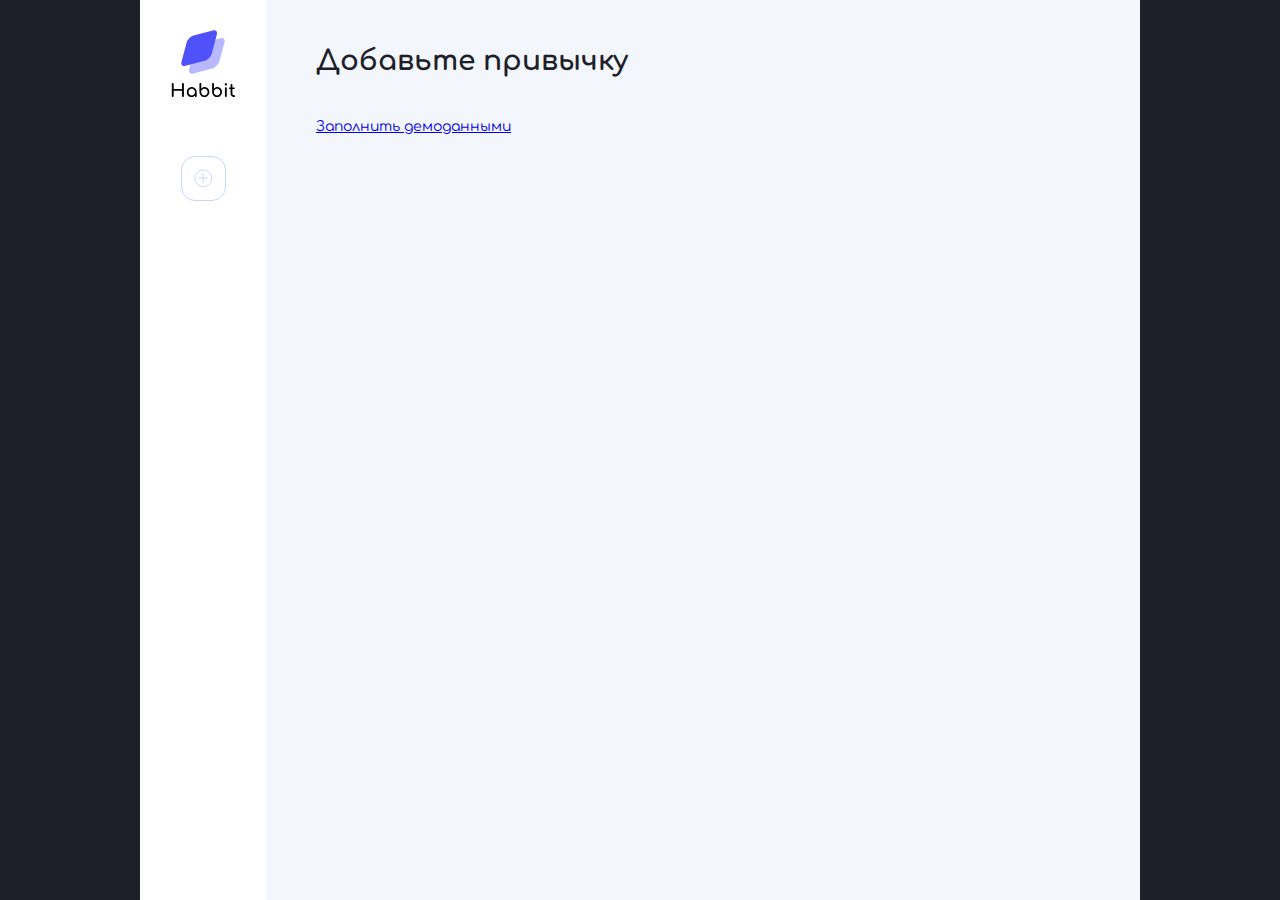
<file: ru/4-habit-tracker/index.html>
<!DOCTYPE html>
<html lang="ru">
<head>
	<meta charset="UTF-8">
	<meta name="viewport" content="width=device-width, initial-scale=1.0">
	<link rel="icon" href="favicon.ico">
	<link rel="preconnect" href="https://fonts.googleapis.com">
	<link rel="preconnect" href="https://fonts.gstatic.com" crossorigin>
	<link href="https://fonts.googleapis.com/css2?family=Comfortaa:wght@300..700&display=swap" rel="stylesheet">
	<title>Habbit Traker</title>
	<link rel="stylesheet" href="./styles/main.css?2">
	<link rel="stylesheet" href="./styles/form.css">
</head>
<body>
	<div class="app">
		<aside class="panel">			
			<img class="logo" src="./images/logo.svg" alt="Habbit Tracker">
			<nav class="menu">
				<div class="menu__list"></div>
				<button class="menu__add" onclick="togglePopup(event)" menuAdd>
					<img src="./images/add.svg" alt="Добавить привычку">
				</button>
			</nav>
		</aside>
		<div class="main">
			<div class="header__wrap">
				<header class="header">
					<h1 class="header__h1"></h1>
					<section class="progress">
						<div class="progress__header">
							<div class="progress__title">Прогресс <span class="progress__target"></span></div>
							<div class="progress__count">0%</div>
						</div>
						<div class="progress-bar">
							<div class="progress-bar__line" style="width: 0%;"></div>
						</div>
					</section>
				</header>
			</div>
			<main class="content">
				<div class="content__reports"></div>
				<form class="report__form" onsubmit="addDay(event)">
					<div class="report">
						<div class="report__day" addDayNum></div>
							<div class="report__description">
								<input 
									class="input input_icon" 
									type="text" 
									placeholder="Комментарий" 
									name="comment"
									onkeyup="removeErrorBorder(event)"
								>
							</div>
							<div class="report__right">
								<button class="button" title="Добавить запись">Готово</button>
							</div>
					</div>
				</form>
			</main>
			<div class="controls">
				<a 
					class="control__change hidden" 
					href="#" 
					onclick="togglePopup(event)" 
					changeHabit=""
				>
					Изменить привычку
				</a>

				<a 
					class ="control__remove" 
					href="#" onclick="removeHabit(event)" 
					removeHabit=""
				>
					Удалить привычку
				</a>

				<a 
					class="control__fillDemoData hidden" 
					href="#" 
					onclick="fillDemoData(event)" 
					fillDemoData=""
				>
					Заполнить демоданными
				</a>
			</div>
		</div>
	</div>
	<div class="popup__cover hidden" popup>
		<div class="popup">
			<h2 class="popup__h2">Добавить привычку</h2>
			<div class="popup__h3" popupTitle>Выберите иконку</div>
			<div class="popup__icons" popupIcons></div>
			<form class="popup__form" action="" onsubmit="addHabit(event)" popupForm>
				<input type="hidden" name="habitIcon" value="">
				<input 
					class="input popup__input" 
					type="text" 
					value=""
					placeholder="Название" 
					name="habitName"
					onkeyup="removeErrorBorder(event)"
				>
				<input 
					class="input popup__input" 
					type="number"
					min="1"
					max="1000"
					value=""
					placeholder="Цель (число дней)"
					name="habitTarget"
					onkeyup="removeErrorBorder(event)"
				>
				<button class="button" title="Добавить запись">Готово</button>
			</form>
			<button 
				class="popup__close button-icon" 
				onclick="togglePopup(event)" 
				popup-close>
			</button>
		</div>
	</div>
	<script src="./scripts/app.js?"></script>
</body>
</html>
</file>
<file: ru/1-form-registration/styles/style.css>
body {
	margin: 0;
	padding: 0;
	height: 100vh;

	background-image: linear-gradient(45deg, #f39497 30%, #fdc5c5 100%);

	font-family: 'Open Sans', sans-serif;
	color: #666666;
}

h1, p {
	margin: 0;
	padding: 0;
}

a {
	color: #089FE0;
}

a:hover {
	text-decoration: none;
}

.main {
	height: 100vh;
	padding: 24px;
	box-sizing: border-box;

	display: flex;
	flex-flow: row nowrap;
	align-items: center;
	justify-content: center;
	
}

.registration-form {
	max-width: 580px;
	box-sizing: border-box;
	margin: 0 auto;
	padding: 70px 90px 90px;

	background-color: #fff;
	border-radius: 10px;
	box-shadow: 0px 4px 4px 0px #00000040;
}

.form-header {
	margin-bottom: 45px;

	font-size: 18px;
	font-weight: 400;
	line-height: 25px;
	text-align: center;
}

.form-header a {
	margin-left: 7px;
}

.registration-form h1 {
	color: #333333;
	font-size: 36px;
	font-weight: 700;
	line-height: 49px;
}

.form-fields {
	display: flex;
	flex-flow: column wrap;
	gap: 20px;
}

.registration-form input {
	height: 45px;
	padding: 0 10px;
	box-sizing: border-box;

	background-color: #f5f5f5;
	border: 1px solid #f5f5f5;
	border-radius: 5px;
	
	font-size: 16px;
	font-weight: 600;
	color: #333333;
}

.form-fields-row {
	display: flex;
	flex-flow: row wrap;
	gap: 20px 2px;
}

.form-fields-row input {
	flex: 1 1 120px;
	min-width: 0px;
}

.registration-form #name {
	border-radius: 5px 0 0 5px;
}

.registration-form #surname {
	border-radius: 0 5px 5px 0;
}

.registration-form input::placeholder {
	font-style: italic;
	color: #999999;
	font-weight: 400;
}

.registration-form input:focus {
	background-color: #fff;
	outline: 1px solid #f5f5f5;
	caret-color: #089fe0;
}

.registration-form button {
	height: 45px;
	padding: 0 65px 0 20px;

	background-color: #089fe0;
	background-image: url(../images/arrow.svg);
	background-repeat: no-repeat;
	background-position: right 24px center;
	border: none;
	border-radius: 5px;

	font-size: 18px;
	font-weight: 400;
	line-height: 25px;
	color: #fff;
}

.registration-form button:hover {
	background-color: hsl(198, 93%, 40%);
	transition: background-color 1s;
}

.registration-form button:active {
	background-color: hsl(198, 93%, 35%);
}

.form-agree {
	display: flex;
	gap: 0.4em;
	align-items: center;

	font-size: 14px;
	font-weight: 400;
	line-height: 1.2em;
}

.form-agree input {
	width: 1.2em;
	height: 1.2em;
	margin: 0;

	align-self: flex-start;

	font-size: inherit;
}

.form-agree label {}

.form-agree a {
	white-space: nowrap;
	text-decoration: none;
}

@media (max-width: 450px) {
	.registration-form {
		padding: 40px 30px;
	}
}
</file>
<file: ru/2-online-school/styles/global.css>
/* Media

	--media-1200: 1200px;
	--media-930: 930px;
	--media-600: 600px;

*/

:root {
	--color-primary: #6C38CC;
	--color-primary-hover: hsl(261, 59%, 40%);

	--color-bg-darkest: #101114;
	--color-bg-dark: #16171D;
	--color-bg-medium: #1E1F29;
	--color-bg-light: #2E2D3D;

	--color-stroke: #4D5064;
	
	--color-text: #FAFAFA;
	--color-text-secondary: #AFB2BF;
	--color-link-hover: #AFB2BF;

	--color-button-hover: hsl(244, 15%, 15%);	

	--border-radius-small: 8px;

	--layout-width: 1220px;

	--gradient-color: linear-gradient(
		93.33deg, 
		#D77BE6 9.26%, 
		#BE63E6 42.32%, 
		#6C38CC 104.58%
	);

	--color-header-top: #E47AD5;

	-webkit-font-smoothing: antialiased;
	-moz-osx-font-smoothing: grayscale;
	text-rendering: optimizeLegibility;	
}

body {
	margin: 0;
	padding: 0;
	min-width: 350px;

	font-family: 'Fira Sans', sans-serif;
	font-weight: 400;
	font-size: 18px;
	line-height: 1.2em;
	color: var(--color-text);

	background-color: var(--color-bg-dark);
}

h1, h2, h3 {
	margin: 0;
	padding: 0;
}

p {
	margin: 0;
	padding: 0;
}

a {
	text-decoration: none;
	color: var(--color-text);
}

a:hover {
	color: var(--color-link-hover);
}

ul {
	margin: 0;
	padding: 0;
}

button {
	font-family: 'Fira Sans', sans-serif;
}

.section {
	max-width: var(--layout-width);
	margin: 0 auto;
}

.section_light {
background-color: var(--color-bg-medium);
}

.section__p {	
	font-size: 18px;
	line-height: 1.5em;
	font-weight: 400;
}

.gradient-text {
	background: var(--gradient-color);
	background-clip: text;
	color: transparent;
	-webkit-background-clip: text;
	-webkit-text-fill-color: transparent;
}
</file>
<file: ru/2-online-school/styles/header.css>
.header {
	background-color: var(--color-bg-medium);
}

.header__wrap {	
	padding: 40px 24px;
	display: flex;
	justify-content: space-between;
	align-items: center;
}

.header__login {
	display: flex;
	gap: 8px;
	align-items: center;
}

.header__mobile-menu-button {
	background: none;
	border: none;
	display: none;
}

@media (max-width: 930px) {
	.header__login {
		display: none;
	}

	.header__mobile-menu-button {
		display: block;
	}
}

@media (max-width: 600px) {
	.header__wrapper {
		padding: 30px 24px;
	}

	.header__logo {
		max-width: 174px;
	}	
}
</file>
<file: ru/2-online-school/styles/hero-section.css>
.hero {
	background-color: var(--color-bg-medium);
}

.hero__wrap {	
	padding: 15px 24px 100px;
	display: flex;
	gap: 24px 70px;
	flex-flow: row wrap;
	justify-content: center;
	align-items: center;
}

.hero__column-1 {
	display: flex;
	flex-flow: column;
	gap: 32px;
}

.hero__h1 {
	margin: 0;

	font-size: 54px;
	line-height: 1.2em;
	font-weight: 700;
	color: var(--color-text);
}

.hero__buttons {
	display: flex;
	flex-flow: row nowrap;
	gap: 30px;
}

.video-poster {
	position: relative;
}

.video-poster img {
	max-width: 100%;
}

.video-poster__button {
	position: absolute;
	bottom: 75px;
	left: 70px;
}

@media (max-width: 600px) {
	.hero__wrapper {
		padding-top: 0;
	}

	.hero__h1 {
		font-size: 30px;
	}

	.hero__buttons {
		gap: 15px;
	}

	.button-primary {
		flex-grow: 1;
	}
	.button-ghost {
		flex-grow: 1;
	}
}
</file>
<file: ru/2-online-school/styles/blog-section.css>
.blog-section {
	padding: 100px 24px;
}

.section-header__top {
	margin-bottom: 8px;

	font-size: 18px;
	line-height: 1.2em;
	font-weight: 400;
	color: var(--color-header-top);
}

.section-header__h2 {
	margin-bottom: 32px;

	font-size: 46px;
	line-height: 1.2em;
	font-weight: 400;
}

.blog-section__p {
	margin-bottom: 32px;
	max-width: 790px;
}

.blog-section__social-icons {
	margin-bottom: 48px;
}

.blog-section__articles {
	display: flex;
	flex-flow: column nowrap;
	align-items: center;
	gap: 32px;
	justify-content: stretch;
}

.article-preview {
	padding: 35px;
	display: flex;
	flex-flow: row wrap;
	gap: 16px;
	justify-content: space-between;

	background-color: var(--color-bg-medium);
	border-radius: 10px;
}

.article-preview__left {
	flex-basis: 770px;
}

.article-preview__info {
	display: flex;
	flex-flow: row nowrap;
	gap: 32px;
	margin-bottom: 12px;
	align-items: center;

	font-size: 16px;
	line-height: 1.2em;
	color: var(--color-text-secondary);
}

.article-preview__time {
	display: flex;
	flex-flow: row nowrap;
	align-items: center;
	gap: 6px;
}

.article-preview__time::before {
	content: "";
	background: url(../images/calendar.svg);	

	width: 24px;
	height: 24px;
	position: relative;
	top: -2px;
}

.article-preview__views {
	display: flex;
	flex-flow: row nowrap;
	align-items: center;
	gap: 6px;
}

.article-preview__views::before {
	content: url(../images/eye.svg);
	width: 24px;
	height: 24px;
}

.article-preview__h3 {
	margin-bottom: 12px;

	font-size: 24px;
	line-height: 1.2em;
	font-weight: 700;
}

.article-preview__p {
	font-size: 16px;
	line-height: 1.5em;
	font-weight: 400;
}

.article-preview__button {
	min-width: 160px;
	box-sizing: border-box;
}

.article-preview__button:hover {
	background-color: var(--color-bg-light);
}

.blog-section__button {
	margin-top: 16px;
}

@media (max-width: 600px) {
	.blog-section {
		padding: 48px 24px 32px;
	}

	.section-header__h2 {
		margin-bottom: 24px;
	
		font-size: 34px;
	}

	.blog-section__p {
		margin-bottom: 16px;
	}

	.blog-section__social-icons {
		margin-bottom: 24px;
	}

	.blog-section__articles {
		gap: 24px;
	}

	.article-preview {
		padding: 24px 16px;
	}

	.article-preview__info {
		font-size: 14px;
	}

	.article-preview__h3 {
		font-size: 21px;
	}

	.article-preview__right {
		flex-basis: 100%;
	}

	.blog-section__button {
		margin-top: 0;
		width: 100%;
	}
}
</file>
<file: ru/2-online-school/styles/components.css>
/* Menu */
.menu {
	list-style: none;
	padding-left: 0;
	margin: 0;
	display: flex;
	gap: 40px;
}

.menu__item {
	padding: 8px 16px;
}


.menu__item a {
	color: var(--color-text);
}

.menu__item a:hover {
	color: var(--color-link-hover);
}

.menu__item_active {
	border-radius: var(--border-radius-small);
	border: 1px solid var(--color-stroke);
}

.menu__item_colored {
	background-color: var(--color-primary);
}
@media (max-width: 930px) {
	.menu {
		display: none;
	}
}
/* end of Menu*/

/* Catalog tabs */
.catalog-tabs {
	padding-left: 0;
	margin-bottom: 32px;

	display: flex;
	flex-flow: row nowrap;
	gap: 18px 24px;

	list-style: none;
	overflow: scroll;
	scrollbar-width: none;
}

.catalog-tabs::-webkit-scrollbar {
	display: none;
}

.catalog-tabs__tab a {
	display: 	block;
	padding: 8px 16px;
	border-radius: var(--border-radius-small);
	border: 1px solid var(--color-stroke);

	white-space: nowrap;
}

.catalog-tabs__tab a {
	color: var(--color-text);
}

.catalog-tabs__tab a:hover {
	background-color: var(--color-bg-medium);
}

.catalog-tabs__tab_active a {	
	background-color: var(--color-primary);
}

.catalog-tabs__tab_active a:hover {
	background-color: var(--color-primary-hover);
}
@media (max-width: 500px) {
	.catalog-tabs {
		margin-bottom: 24px;
	}
}
/* end of Catalog tabs*/

/* Buttons */
.button {
	display: block;
	padding: 16px 32px;
	border-radius: 10px;
	box-sizing: border-box;

	background: none;
	border: none;

	font-size: 18px;
	line-height: 1.2em;
	text-align: center;
	color: var(--color-text);
	cursor: pointer;
}

.button:hover {
	color: var(--color-text);

	background-color: var(--color-bg-medium);
}

.button-primary {
	background-color: var(--color-primary);

	transition: background-color 0.5s ease-in-out;
}

.button-primary:hover {
	background-color: var(--color-primary-hover);
}

.button-ghost {
	border: 1px solid var(--color-stroke);
}

.button-ghost:hover {
	background-color: var(--color-button-hover);
}

.icon-button {
	display: flex;
	align-items: center;
	gap: 8px;
	
	border: none;
	background-color: var(--color-bg-medium);
}

.play-button::before {
	content: url(../images/play.svg);
	width: 24px;
	height: 24px;
}

@media (max-width: 600px) {
	.button {
		padding: 12px 24px;
	}
}
/* end of Buttons */

/* Social icons */
.social-icons {
	display: flex;
	flex-flow: row nowrap;
	gap: 24px;
	align-items: center;
}

.social-icons__icon {
	padding: 11px;
	width: 24px;
	height: 24px;

	border: 1px solid var(--color-stroke);
	border-radius: 8px;
}

.social-icons__icon:hover {
	background-color: var(--color-bg-medium);
}
/* end of Social icons */

/* Product cards */
.product-cards {
	display: grid;
	grid-template-columns: repeat(auto-fit, minmax(312px, 360px));
	gap: 70px;
	grid-auto-flow: row;
}

.product-card {
	display: flex;
	flex-flow: column nowrap;

	background-color: var(--color-bg-medium);
	border-radius: 10px;
}

.product-card__img {
	border-top-left-radius: 10px;
	border-top-right-radius: 10px;
}

.product-card__info {
	padding: 24px;
}

.product-card__h3 {
	margin-bottom: 4px;

	font-size: 24px;
	font-weight: 700;
	line-height: 1.2em;
}

.product-card__author {
	margin-bottom: 16px;

	color: var(--color-text-secondary);
}

.product-card__time {
	display: flex;
	gap: 8px;
	align-items: center;
	margin-bottom: 16px;

	font-size: 16px;
	line-height: 24px;
}

.product-card__time::before {
	content: "";
	background-image: url(../images/time.svg);
	display: block;
	width: 24px;
	height: 24px;
}

.product-card__labels {
	display: flex;
	gap: 12px;
}

.product-card__label {
	padding: 6px 12px;
	border-radius: 17px;
	border: 1px solid var(--color-stroke);

	font-size: 16px;
	line-height: 1.2em;
}

.product-card__rating {
	display: flex;
	align-items: center;	
	gap: 4px;
}

.product-card__rating::before {
	content: "";
	background-image: url(../images/star.svg);
	display: block;
	width: 16px;
	height: 16px;
}

.product-card__bottom {
	padding: 24px;
	display: grid;
	grid-template-columns: 1fr auto;
	align-items: center;

	background-color: var(--color-bg-light);
	border-bottom-left-radius: 10px;
	border-bottom-right-radius: 10px;
}

.product-card__price {
	font-size: 22px;
	line-height: 1.2em;
	font-weight: 700;
}

@media (max-width: 500px) {
	.product-cards {
		gap: 24px;
	}
}
/* end of Product cards */

/* Stat card */
.stat-card {
	padding: 48px 24px;
	margin-bottom: 24px;

	text-align: center;

	background-color: var(--color-bg-light);
	border-radius: 10px;
}

.stat-card__primary {
	margin-bottom: 16px;

	font-size: 46px;
	line-height: 1.2em;
	font-weight: 700;
}
@media (max-width: 696px) {
	.stat-card {
		padding: 16px;
		margin-bottom: 16px;
	}

	.stat-card__primary {
		font-size: 30px;
		margin-bottom: 0;
	}

	.stat-card__secondary {
		font-size: 16px;
	}
}
/* end of Stat card */

/* Rating card */
.rating-card {
	padding: 24px 32px;
	margin-bottom: 24px;
	display: flex;
	gap: 24px;
	flex-flow: row nowrap;

	background-color: var(--color-bg-light);
	border-radius: 10px;
}

.rating-card__number {
	font-size: 54px;
	line-height: 1.2em;
	font-weight: 400;
}

.rating-card__info {
	display: flex;
	flex-flow: column nowrap;
	justify-content: flex-end;
}

.rating-card__logo img {
	display: block;
	margin-bottom: 8px;
}

.rating-card__stars img {
	vertical-align: top;
}
@media (max-width: 696px) {
	.rating-card {
		margin-bottom: 16px;
		justify-content: center;
	}

	.rating-card__number {
		font-size: 44px;
	}
}
/* end of Rating card */
</file>
<file: ru/2-online-school/styles/page.css>
.card-section {
	padding: 100px 24px;
}

.card-section__header {
	margin-bottom: 48px;
}

.trust-section__wrap {
	background-color: var(--color-bg-medium);
}

.trust-section {
	padding: 100px 24px calc(100px - 24px);
	display: grid;
	grid-template-columns: 
		[start] 
			minmax(312px, 360px) 
			minmax(312px, 360px) 
		[second] 
			minmax(312px, 360px) 
		[end]
	;
	gap: 0 70px;
}

.trust-section__top-wrap {
	grid-column: start / end;
}

.trust-section__header {

}

.trust-section__p {
	margin-bottom: 48px;
	max-width: 744px;
}

/* .trust-section :nth-child(3),
.trust-section :nth-child(7) {
	grid-column: 1;
} */

.trust-section__h3 {
	margin-top: calc(70px - 24px);
	margin-bottom: 32px;
	grid-column: start / end;

	font-size: 36px;
	font-weight: 400;
	line-height: 1.2em;
}



@media (max-width: 1124px) {
	.trust-section {
		gap: 0 24px;
	}
}

@media (max-width: 1032px) {
	.trust-section {
		grid-template-columns: 
		[start] 
			minmax(312px, 360px) 
			minmax(312px, 360px) 
		[end]
	;
		gap: 0 24px;
	}
}

@media (max-width: 696px) {
	.trust-section {
		padding-top: 32px;
		padding-bottom: calc(32px - 16px);
		grid-template-columns: 
		[start] 
			repeat(auto-fit, minmax(312px, 1fr))
		[end]
	;
		gap: 0 24px;
	}

	.section-header__h2 {
		margin-bottom: 24px;
	}

	.trust-section__p {
		margin-bottom: 24px;
	}

	.trust-section__h3 {
		margin-top: calc(32px - 16px);
		margin-bottom: 24px;
	}

}
</file>
<file: ru/2-online-school/styles/footer.css>
.footer {
	background-color: var(--color-bg-darkest);
}

.footer__wrap {
	display: flex;
	flex-flow: column nowrap;
	gap: 36px;
	padding: 60px 24px;
}

.footer__top {	
	display: flex;
	flex-flow: row	wrap;
	gap: 10px 24px;
	align-items: center;
	justify-content: space-between;
}

.footer__nav {
	display: flex;
	flex-flow: row wrap;
	gap: 24px 80px;
	margin-bottom: 12px;
}

.footer-menu {
	font-size: 16px;
	line-height: 1.2em;
	font-weight: 400;
	color: var(--color-text-secondary);
}

.footer-menu__header {
	margin-bottom: 16px;

	color: var(--color-header-top);
}

.footer-menu__list {
	list-style: none;

	font-size: 18px;
	line-height: 1.2em;
}

.footer-menu__list li {
	margin-bottom: 12px;
}

.footer__copyright {
	font-size: 16px;
	font-weight: 400;
	line-height: 1.2em;
	color: var(--color-text-secondary);
}

@media (max-width: 600px) {
	.footer__wrap {
		padding-top: 36px;
	}

	.footer__nav {
		margin-bottom: 0;
	}
}
</file>
<file: ru/3-online-service/styles/global.css>
:root {
	/* Base colors */
	--color-blue: #357EFE;
	--color-blue-hover: hsl(218, 99%, 55%);
	--color-blue-active: hsl(218, 99%, 50%);
	--color-white-hover: hsl(0, 0%, 97%);
	--color-white-active: hsl(0, 0%, 95%);

	/* Text colors */
	--color-white: #fff;
	--color-white-light: #FFFFFFCC;
	--color-white-opacity-70: #FFFFFFB2;
	--color-white-opacity-50: #FFFFFF80;
	--color-white-opacity-8: #FFFFFF14;
	--color-black: #000;
	--color-grey: #4E5D7C80;
	--color-grey-medium: #FFFFFF99;
	--color-grey-dark: #4E5D7C;
 
	/* Background colors */
	--color-green: #1ABC9C;	
	--color-yellow: #FFC736; 
	--color-blue-dark: #1A1D25;

	/* Border colors */
	--color-white-opacity-16: #FFFFFF29;
	--color-grey-light: #4E5D7C14;
	--color-shadow-black: #00000080;
	--color-shadow-grey: #4E5D7C52;

	/* Rudiuses */
	--radius-48: 48px;
	--radius-18: 18px;
	--radius-16: 16px;
	--radius-10: 10px;
	--radius-8: 8px;

	/* Layout */
	--width-layout: 1548px;

	/* Font smoothing */
	-webkit-font-smoothing: antialiased;
	-moz-osx-font-smoothing: grayscale;
	text-rendering: optimizeLegibility;

	/* Functional */
	--control-position: 50%; /* Change the value from 0% to 100% */
}

body {
	margin: 0;
	padding: 0;
	min-width: 380px;

	background-color: var(--color-white);

	font-family: 'Inter', sans-serif;
	font-size: 17px;
	font-weight: 500;
	line-height: 1.4em;
	color: var(--color-grey);
}

h1, h2, h3, p, ul, figure, img, blockquote {
	margin: 0;
	padding: 0;
}

strong {
	font-weight: 800;
}

.section {
	max-width: var(--width-layout);
	margin-left: auto;
	margin-right: auto;
	padding: 0 24px;
	box-sizing: border-box;
}

.section__wrap_blue {
	background-color: var(--color-blue);
}

.section_80 {
	margin-top: 80px;
	margin-bottom: 80px;
}

.section_120 {
	margin-top: 120px;
	margin-bottom: 120px;
}

.section__h2 {
	margin-bottom: 24px;

	font-size: 48px;
	font-weight: 600;
	line-height: 1.2em;
	text-align: center;
}

.section__h2_black {
	color: var(--color-black);
}

.section__h2_white {
	color: var(--color-white);
}

.section__p {
	max-width: 1100px;
	margin: 0 auto 40px;

	font-size: 18px;
	line-height: 1.4em;
	text-align: center;
}

.section__p_white {
	color: var(--color-white);
}

.section__image-wrap {
	display: flex;
}

.section__image {
	max-width: 100%;
}

@media (max-width: 600px) {
	.section_80 {
		margin-top: 60px;
		margin-bottom: 60px;
	}

	.section__h2 {
		font-size: 36px;
		text-align: start;
	}
	
	.section__p {
		margin-bottom: 30px;

		text-align: start;
	}
}
</file>
<file: ru/3-online-service/styles/components.css>
/* Buttons */
.button {
	height: max-content;
	padding: 0 24px;

	display: block;

	border-radius: var(--radius-48);

	font-weight: 700;
	line-height: 48px;	
	text-align: center;
	text-decoration: none;
	white-space: nowrap;
}

.button_blue {
	background-color: var(--color-blue);
	color: var(--color-white);
}

.button_blue:hover {
	background-color: var(--color-blue-hover);
}

.button_blue:active {
	background-color: var(--color-blue-active);
}

.button_white {
	background-color: var(--color-white);

	color: var(--color-blue);
}

.button_white:hover {
	background-color: var(--color-white-hover);
}

.button_white:active {
	background-color: var(--color-white-active);
}

.button_minimal {
	max-width: max-content;
}

.button_center {
	margin-left: auto;
	margin-right: auto;
}

@media (max-width: 500px) {
	.button_minimal {
		max-width: none;
	}
}
/* Buttons */

/* Overlay slider */
.overlay-slider {
	max-width: 1150px;
	margin: 0 auto 64px;

	position: relative;
}

.overlay-slider::before {
	content: '';
	width: 4px;
	height: 100%;

	position: absolute;
	top: 0;
	left: 50%;	
	
	background: var(--color-blue);
	transform: translateX(-50%);
}

.overlay-slider__behind-wrap {
	width: var(--control-position);
	height: 100%;
	
	position: absolute;
	top: 0;
	left: 0;

	border-right: 4px solid var(--color-blue);

	overflow: hidden;	
}

.overlay-slider__behind {
	height: inherit;

	position: relative;

	display: flex;

	border-radius: var(--radius-18);
}

.overlay-slider__front {
	width: 100%;

	display: block;

	border-radius: var(--radius-18);
}

.overlay-slider__control {
	width: 40px;
	height: 40px;

	display: block;

	position: absolute;
	top:50%;
	left: 50%;

	background: url(../images/overlay-slider-control.svg) center no-repeat;
	border-radius: 50%;
	box-shadow: 0 0 10px var(--color-shadow-black);

	transform-origin: center;
	transform: translate(calc(-50% + 1px), -50%);
	transition: 0.4s transform;
}

.overlay-slider__control:hover {
	transform: translate(calc(-50% + 1px), -50%) scale(1.25);
}

@media (max-width: 600px) {
	.overlay-slider__behind {
		border-radius: var(--radius-10);
	}

	.overlay-slider__front {	
		border-radius: var(--radius-10);
	}
}
/* End of Overlay slider */

/* Tariff cards */
.tariff-cards {
	display: grid;
	grid-template-columns: repeat(auto-fill, minmax(330px, 370px));
	gap: 24px;
	justify-content: center;
}

.tariff-card {
	padding: 48px 40px;

	display: grid;
	gap: 16px;
	align-content: space-between;

	border-radius: var(--radius-8);
	box-shadow: 0px 0px 32px 0px #4E5D7C29;
}

.tariff-card_blue {
	background-color: var(--color-blue);
}

.tariff-card__label {
	padding: 0 16px;
	width: max-content;
	height: max-content;
	min-height: 30px;

	border-radius: var(--radius-8);

	font-size: 15px;
	line-height: 30px;	
}

.tariff-card__label_green {
	background-color: var(--color-green);

	color: var(--color-white);
}

.tariff-card__h3 {
	font-size: 32px;
	font-weight: 800;
	line-height: 1em;	
}

.tariff-card__h3_black {
	color: var(--color-black);
}

.tariff-card__h3_white {
	color: var(--color-white);
}

.tariff-card__p {
	margin-bottom: 10px;
}

.tariff-card__p_white {
	color: var(--color-white);
}

.tariff-card__detailes {
	display: grid;	
}

.tariff-card__detailes_black {
	color: var(--color-grey-dark);
}

.tariff-card__detailes_white {
	color: var(--color-white);
}

.tariff-card__row {
	display: grid;
	grid-template-columns: auto 120px;
	grid-auto-rows: 50px;
	align-items: center;

	border-bottom: 1px solid var(--color-grey-light);
}

.tariff-card__row:last-child {
	border-bottom: none;
}

.tariff-card__amount {
	text-align: end;
}

.tariff-card__amount-marker {
	margin-left: -16px;
	padding: 0 16px;

	display: inline-block;

	border-radius: var(--radius-8);

	font-size: 17px;
	font-weight: 600;
	line-height: 36px;	
}

.tariff-card__amount-marker_yellow {
	background-color: var(--color-yellow);
	color: var(--color-white);
}

@media (max-width: 600px) {
	.tariff-card {
		padding: 48px 24px;
	}

	.tariff-card:first-child .tariff-card__label {
		display: none;
	}

	.tariff-card__amount {
		text-align: end;
	}
}
/* End of Tariff cards */

/* Reviews slider */
.reviews-slider {
	margin: 0 auto;
	max-width: 1150px;

	position: relative;
}

.reviews-slider__slide {
	display: flex;
	flex-flow: row nowrap;
	align-items: center;

	background-color: var(--color-blue);
	border-radius: var(--radius-16);
	overflow: hidden;
}

.reviews-slider__info {
	padding: 24px 24px 24px 88px;
	width: 50%;
	box-sizing: border-box;

	flex-shrink: 1;

	color: var(--color-white);
}

.reviews-slider__text {
	margin-bottom: 40px;

	font-size: 32px;
	font-weight: 600;
	line-height: 1.3em;
}

.reviews-slider__author {
	font-style: normal;
	line-height: 24px;
}

.reviews-slider__name {
	font-weight: 600;
}

.reviews-slider__img-wrap {
	width: 50%;

	flex-shrink: 1;

	display: flex;
}

.reviews-slider__img {
	max-width: 100%;
}
	
.reviews-slider__control {
	margin-top: -20px;
	width: 40px;
	height: 40px;

	display: block;
	position: absolute;
	top: 50%;

	background: url(../images/reviews-slider-control.svg) center no-repeat;
	border-radius: 50%;
	box-shadow: 0px 0px 32px 0px var(--color-shadow-grey);

	z-index: 1;
	opacity: 0.7;
	transition: transform 0.4s;
}

.reviews-slider__control_right {
	right: 24px;
}

.reviews-slider__control_left {
	left: 24px;

	transform: rotate(180deg);
}

.reviews-slider__control:hover {
	opacity: 1;
}

.reviews-slider__control_right:hover {
	transform: scale(1.25);
}

.reviews-slider__control_left:hover {
	transform: rotate(180deg) scale(1.25);
}

.reviews-slider__bullets {
	margin-top: 48px;

	display: none;
	flex-flow: row nowrap;
	justify-content: center;
	gap: 16px;
}

.reviews-slider__bullet {
	width: 8px;
	height: 8px;

	display: block;

	background-image: url(../images/slider-bullet.svg);
	background-repeat: no-repeat;

	opacity: 0.7;
}

.reviews-slider__bullet:hover {
	opacity: 1;
}

.reviews-slider__bullet_active {
	opacity: 1 !important;
}

@media (max-width: 1000px) {
	.reviews-slider {
		max-width: 460px;
	}

	.reviews-slider__slide {
		flex-flow: column nowrap;
	}

	.reviews-slider__info {
		width: auto;
		padding: 48px 24px;

		order: 1;
	}

	.reviews-slider__img-wrap {
		width: auto;
		max-width: 100%;
	}

	.reviews-slider__img-wrap {
		width: auto;
		max-width: 100%;
	}

	.reviews-slider__control {
		display: none;
	}

	.reviews-slider__bullets {
		display: flex;
	}
}
/* End of Reviews slider */
</file>
<file: ru/3-online-service/styles/header.css>
.header__wrap {
	margin-bottom: 60px;
}

.header {
	padding-top: 40px;
	padding-bottom: 40px;

	display: flex;
	flex-flow: row wrap;
	justify-content: space-between;
	align-items: center;

	background-color: var(--color-blue);

	color: var(--color-white);
}

.header__wrap_slope {
	position: relative;
	overflow: hidden;
}

.header__wrap_slope:after {
	content: '';
	width: 100%;
	height: 100%;

	position: absolute;
	top: 0;
	left: 0;

	background-color: var(--color-blue);
	clip-path: polygon(0 0, 100% 0, 100% 60%, 0 90%);

	z-index: -1;
}

#logo {
	font-size: 36px;
	font-weight: 900;
	line-height: 1.4em;
	color: var(--color-white);

	text-decoration: none;
}

.menu__wrap {}

.menu {
	display: flex;
	flex-flow: row wrap;
	gap: 16px 32px;

	list-style-type: none;
}

.menu__item {
	color: var(--color-white-light);
	text-decoration: none;
}

.menu__item:hover {
	color: var(--color-white);
}

.menu__item_active {
	font-weight: 700;
	color: var(--color-white);
}

.header__button-wrap {}

.header__button {
	max-width: max-content;
}

.mobile-menu-button {
	width: 24px;
	height: 24px;

	display: none;

	background-image: url(../images/menu.svg);
}

.hero {
	display: flex;
	flex-flow: row nowrap;
	justify-content: space-between;
}

.hero__content {
	min-width: 460px;
}

.hero__logos {
	display: flex;
	flex-flow: row wrap;
	gap: 18px 23px;
}

.hero__img-wrap {}

.hero__img {}

.hero__h1 {
	margin-top: 17px;
	margin-bottom: 40px;

	font-size: 40px;
	font-weight: 800;
	line-height: 1.2em;
	color: var(--color-white);
}

.hero__button {
	margin-bottom: 80px;
}

.hero-advantages {
	padding-top: 80px;
	padding-bottom: 80px;

	display: flex;
	flex-flow: row wrap;
	gap: 60px;
}

.hero-advantage {
	padding-left: 80px;
	min-height: 64px;
	box-sizing: border-box;

	display: flex;
	align-items: center;

	flex-basis: 400px;

	font-size: 24px;
	font-weight: 700;
	line-height: 1.2em;
	color: var(--color-black);
}

.hero-advantage__analysis {
	background: url(../images/analysis.svg) no-repeat;
}

.hero-advantage__accounting {
	background: url(../images/accounting.svg) no-repeat;
}

.hero-advantage__cost {
	background: url(../images/cost.svg) no-repeat;
}

@media (max-width: 1000px) {
	.menu__wrap {
		margin-top: 20px;
		width: 100%;

		order: 1;
	}

	.header__wrap_slope {
		padding-bottom: 0;
	}

	.header__wrap_slope:after {
		clip-path: polygon(0 0, 100% 0, 1000px 70%, 0 90%);
	}
}

@media (max-width: 700px) {
	.header__wrap {
		margin-bottom: 32px;
	}

	.header {
		padding-top: 24px;
		padding-bottom: 24px;

		border-bottom: 2px solid var(--color-white-opacity-16);
	}

	.header__wrap_slope {
		padding-bottom: 100px;
		margin-bottom: 48px;
	}

	.header__wrap_slope::after {
		clip-path: polygon(0 0, 100% 0, 700px 90%, 0 100%);
	}
	
	.header__button-wrap {
		display: none;
	}

	.menu__wrap {
		display: none;
	}

	.mobile-menu-button {
		display: block;
	}

	.hero__content {
		min-width: auto;
	}

	.hero__img-wrap {
		display: none;
	}

	.hero__h1 {
		font-size: 32px;
	}

	.hero-advantages {
		padding-top: 16px;
		padding-bottom: 48px;
	}

	.hero-advantage {
		font-size: 18px;
	}
}
</file>
<file: ru/3-online-service/styles/main.css>
.diagrams {
	margin-bottom: 60px;
}

.diagram {
	padding: 60px 0;

	display: flex;
	flex-flow: row nowrap;
	justify-content: center;
	align-items: center;
	gap: 40px;


	border-top: 3px solid var(--color-grey-light);
}

.diagram__content {
	flex-basis: 50%;
	flex-shrink: 1;

	display: flex;
	flex-flow: column nowrap;
	gap: 24px;
	align-items: flex-end;
}

.diagram__h2,
.diagram__p {
	max-width: 480px;
}

.diagram__h2 {
	font-size: 40px;
	font-weight: 600;
	line-height: 1.2em;
	color: var(--color-black);
}

.diagram__p {
	font-size: 18px;
	font-weight: 500;
	line-height: 1.4em;
}

.diagram__img-wrap {
	flex-basis: 50%;
	flex-shrink: 1;
}

.diagram__img {
	max-width: 100%;
}

.diagram:nth-child(even) .diagram__content {
	order: 1;
	align-items: flex-start;
}

.data-accounting {
	margin-top: 60px;
	margin-bottom: 60px;
	padding-top: 120px;
	padding-bottom: 120px;
}

.data-accounting__button {
	margin-bottom: 65px;
}

.data-accounting__features-wrap {
	display: flex;
	flex-flow: row wrap;
	gap: 48px;
	justify-content: center;
}

.data-accounting__features {
	color: var(--color-white);
}

.data-accounting__h3 {
	margin-bottom: 24px;

	font-size: 24px;
	font-weight: 700;
	line-height: 1.2em;
}

.data-accounting__list {
	display: flex;
	flex-flow: column nowrap;
	gap: 24px;

	font-size: 18px;
	line-height: 1.4em;

	list-style-type: none;
}

.data-accounting__list-item {
	display: flex;
	flex-flow: row nowrap;
	align-items: center;
	gap: 10px;
}

.data-accounting__list-item::before {
	content: url(../images/exclamation-circle.svg);
	width: 24px;
	height: 24px;
}

.our-advantages {
	padding-top: 60px;
	padding-bottom: 80px;

	display: grid;
	grid-template-columns: repeat(auto-fit, minmax(330px, 400px));
	grid-auto-flow: row;
	gap: 70px;
	justify-content: center;

	border-bottom: 3px solid var(--color-grey-light);
}

.our-advantage {}

.our-advantage__h2 {
	padding-top: 105px;
	margin-bottom: 20px;

	background-repeat: no-repeat;

	font-size: 32px;
	font-weight: 600;
	line-height: 1.2em;
	color: var(--color-black);
}

.our-advantage__h2_servers {
	background-image: url(../images/servers.svg);
}

.our-advantage__h2_ssl {
	background-image: url(../images/ssl.svg);
}

.our-advantage__h2_confidentiality {
	background-image: url(../images/confidentiality.svg);
}

.our-advantage_p {}

.mobile-version {
	margin-top: 80px;
	margin-bottom: 120px;
}

.mobile-version__image-wrap {
	overflow: hidden;
	justify-content: center;
}


.customer-support-wrap {}

.customer-support {
	padding: 0 24px;
	display: flex;
	flex-flow: row nowrap;
	justify-content: center;
	align-items: flex-end;

	color: var(--color-white);

	background-color: var(--color-blue);
	border-radius: var(--radius-16);
}

.customer-support__img-wrap {
	display: flex;

	flex-shrink: 3;
}

.customer-support__img {
	max-width: 100%;
}

.customer-support__info {
	padding: 80px 40px 40px;

	flex-basis: 460px;
	flex-shrink: 1;
}

.customer-support__h2 {
	margin-bottom: 24px;

	font-size: 40px;
	font-weight: 600;
	line-height: 1.2em;
}

.customer-support__p {
	margin-bottom: 40px;
}

.customer-support__contacts {
	margin-bottom: 40px;

	display: flex;
	flex-flow: column nowrap;
	gap: 16px;

	list-style-type: none;
}

.customer-support__contact {
	display: flex;
	flex-flow: row nowrap;
	gap: 16px;
	align-items: center;
}

.customer-support__contact:before {
	content: '';
	width: 32px;
	height: 32px;

	display: block;

	background-repeat: no-repeat;
}

.customer-support__contact_telegram:before {
	background-image: url(../images/telegram.svg);
}

.customer-support__contact_whatsapp:before {
	background-image: url(../images/whatsapp.svg);
}

.customer-support__contact_email:before {
	height: 23px;

	background-image: url(../images/email.svg);
}

.reviews {}

.reviews__h2 {
	margin-bottom: 40px !important;
}

@media (max-width: 960px) {
	.diagram {
		padding: 48px 0;

		flex-flow: column wrap;
		align-items: flex-start;
	}

	.diagram__content {
		order: 1;
	}

	.customer-support-wrap {
		padding: 0;
	}

	.customer-support {
		flex-flow: column nowrap;
		align-items: center;

		border-radius: 0;
	}

	.customer-support__info {
		padding-right: 0;
		padding-left: 0;

		flex-basis: auto;
	}

	.customer-support__p:last-child {
		margin-bottom: 0;
	}

	.customer-support__img-wrap {
		order: 1;
	}
}

@media (max-width: 600px) {
	.diagrams {
		margin-bottom: 0;
	}

	.diagram {
		padding: 48px 0;

		gap: 32px;
	}

	.diagram__h2 {
		font-size: 32px;
	}

	.data-accounting {
		margin-top: 0;
		margin-bottom: 0;
		padding-top: 60px;
		padding-bottom: 60px;
	}

	.data-accounting__button {
		margin-bottom: 48px;
	}

	.overlay-slider {
		margin-bottom: 48px;
	}

	.our-advantages {
		padding-bottom: 60px;

		gap: 48px;
	}

	.our-advantage__h2 {
		font-size: 24px;
	}

	.mobile-version {
		margin-top: 48px;
		margin-bottom: 60px;
	}

	.section__image-wrap {
		margin-right: -24px;

		justify-content: flex-start;
	}

	.mobile-version__image {
		max-height: 450px;
		max-width: max-content;
	}
}
</file>
<file: ru/3-online-service/styles/footer.css>
.footer-wrap {
	background-color: var(--color-blue-dark);
}

.footer {
	padding-top: 80px;
	padding-bottom: 40px;

	display: grid;
	grid-template-columns: repeat(auto-fit, 330px);
	gap: 48px 48px;
	justify-content: center;

	color: var(--color-white-opacity-50);
}

.footer__logo-wrap {
	color: var(--color-white-opacity-70);
}

.footer__logo {
	margin-bottom: 16px;

	font-size: 36px;
	font-weight: 900;
	line-height: 1.4em;
	color: inherit;

	text-decoration: none;
}

.footer__menu {
	list-style-type: none;
}

.footer__menu-link {
	color: inherit;
	text-decoration: none;
}

.footer__contacts {
	color: var(--color-white-opacity-70);

	list-style-type: none;
}

.footer__contacts-link {
	color: var(--color-white-opacity-50);
	text-decoration: none;
}

.footer__bottom {
	padding: 40px 0;

	grid-column: 1/-1;

	display: flex;
	flex-flow: row wrap;
	gap: 24px;
	justify-content: space-between;

	border-top: 2px solid var(--color-white-opacity-8);
}

.footer__payments {
	display: flex;
	flex-flow: row nowrap;
	gap: 24px;
	align-items: center;
}
</file>
<file: ru/4-habit-tracker/styles/main.css>
:root {
	/* Base colors */
	--color-white: #fff;
	--color-black: #1e1f29;
	--color-blue-dark: #5051F9;
	--color-red: #ff9898;
	
	/* Text colors */
	--color-text-blue:#232360;
	--color-text-blue-1:#23235F;
	--color-text-grey-light: #8899A8;
	--color-text-grey: #768396;
	
	/* Background colors */
	--color-grey: #F3F6FD;
	--color-grey-light: #E6E9ED;
	--color-grey-light-1: #FBFAFF;
	--color-blue-hover: #6A6AFB;
	--color-button: #EDECFE;
	--color-cover-black: #1e1f296b;
	--color-shadow-black: #3838380D;

	/* Shadow colors */
		--color-shadow-grey: #3E6BE01F;

	/* Border colors */
	--color-border-light: #CAD5FF;
	--color-border-light-1: #E7EBFB;

	/* Rudiuses */
	--radius-10: 10px;
	--radius-9: 9px;

	/* Layout */
	--width-layout: 1000px;

	/* Font smoothing */
	-webkit-font-smoothing: antialiased;
	-moz-osx-font-smoothing: grayscale;
	text-rendering: optimizeLegibility;
}

* {
	box-sizing: border-box;
	padding: 0;
	margin: 0;
	background:none;
	border: none;
}

body {
	margin: 0;
	min-width: 680px;

	font-family: "Comfortaa", sans-serif;
	font-weight: 400;
	font-size: 14px;
	line-height: 1.2em;
	color: var(--color-black);

	background-color: var(--color-black);
}

.app {
	max-width: var(--width-layout);
	margin-inline: auto;

	display: flex;
}

.panel {
	min-height: 100vh;
	padding: 30px 30px 60px 30px;

	background-color: var(--color-white);
}

.logo {
	margin-bottom: 50px;
}

.menu__list {
	display: flex;
	flex-direction: column;
	align-items: center;
	gap: 25px;
}

.menu__list > :last-child {
	margin-bottom: 25px;
}

.habit-button {
	width: 45px;
	height: 45px;

	display: flex;
	align-items: center;
	justify-content: center;

	background-color: var(--color-white);
	border: none;
	border-radius: 14px;

	box-shadow: 0px 8px 14px 0px var(--color-shadow-grey);
	cursor: pointer;
}

.habit-button > img {
	max-width: 30px;
	max-height: 30px;
}

.habit-button:hover {
	background-color: var(--color-blue-hover);
}

.habit-button:hover img,
.habit-button_active img {
	filter: brightness(0) invert(1);
}

.habit-button_active {
	background-color: var(--color-blue-dark);
}

.menu__add {
	width: 45px;
	height: 45px;
	margin-inline: auto;

	display: flex;
	align-items: center;
	justify-content: center;

	background: none;
	border: 1px solid var(--color-border-light);
	border-radius: 14px;

	cursor: pointer;
}

.menu__add:hover {
	filter: brightness(0.9);
}

.main {	
	flex-grow: 1;

	padding: 45px 40px 0 50px;

	background-color: var(--color-grey);
}

.header {
	height: fit-content;
	margin-bottom: 30px;

	display: flex;
	flex-grow: 1;
	gap: 20px;

	background-color: var(--color-grey);
}

.header__h1 {
	flex-grow: 1;

	line-height: 1.2em;
}

.progress {
	flex-basis: 235px;
	flex-shrink: 0;
}

.progress__header {
	margin-bottom: 12px;

	display: flex;
}

.progress__title {
	flex-grow: 1;
	color: var(--color-text-blue);
}

.progress__count {
	font-size: 12px;
	line-height: 1.2em;
	color: var(--color-text-grey);
}

.progress-bar {
	width: 100%;
	background-color: var(--color-grey-light);
	border-radius: 4px;
	overflow: hidden;
}

.progress-bar__line {
	height: 5px;
	background-color: var(--color-blue-dark);
	transition: all 1s;
}

.report {
	height: 55px;
	margin-bottom: 12px;

	display: flex;
	align-items: center;
}

.report__day {
	height: inherit;
	min-width: 130px;

	display: inherit;
	align-items: inherit;
	justify-content: center;

	font-weight: 500;

	background-color: var(--color-grey-light-1);
	border-right: 1px solid var(--color-border-light-1);
	border-top-left-radius: var(--radius-10);
	border-bottom-left-radius: var(--radius-10);
}

.report__description {
	flex-grow: 1;

	height: inherit;
	padding: 10px 10px 10px 24px;

	display: inherit;
	align-items: inherit;

	font-weight: 500;
	font-size: 16px;
	line-height: 1.2em;
	text-align: left;
	color: var(--color-text-blue-1);

	background-color: var(--color-white);
}

.report__right {
	height: inherit;
	padding: 5px;

	display: inherit;
	align-items: inherit;

	background-color: var(--color-white);
	border-top-right-radius: var(--radius-10);
	border-bottom-right-radius: var(--radius-10);
}

.report__delete {
	background-image: url(../images/delete.svg);	
}

.report__delete:hover {
	filter: brightness(0.2);
}

.controls {
	margin-top: 40px;
	margin-bottom: 60px;

	display: flex;
	flex-direction: row;
	justify-content: space-between;
	gap: 20px;
}

.popup__cover {
	width: 100%;
	height: 100vh;
	padding: 20px;
	min-width: 460px;

	position: fixed;
	top: 0;
	left: 0;
	/* right: 0;
	bottom: 0; */

	display: flex;
	justify-content: center;
	align-items: center;

	background-color: var(--color-cover-black);
}

.popup {
	flex-basis: 420px;

	padding: 22px;

	position: relative;

	background-color: var(--color-white);
	border-radius: var(--radius-10);
	box-shadow: 0px 8px 14px 12px var(--color-shadow-black);

	animation: fadeIn 0.3s;
}

.popup__close {	
	position: absolute;
	top: 5px;
	right: 5px;

	background-image: url(../images/cancel.svg);
}

.popup__h2 {
	margin-bottom: 20px;

	font-size: 24px;
	font-weight: 400;
	line-height: 1.2em;
	text-align: center;
}

.popup__h3 {
	margin-bottom: 10px;

	text-align: center;
}

.popup__icons {
	margin-bottom: 20px;
	
	display: flex;
	flex-wrap: wrap;
	gap: 25px;
	justify-content: center;
}

.popup__form {
	display: flex;
	flex-direction: column;
	align-items: center;
}

.popup__input {
	margin-bottom: 5px;
}

.popup__input:last-of-type {
	margin-bottom: 15px;
}

.hidden {
	display: none;
}

@keyframes fadeIn {
	from { opacity: 0; }
	to { opacity: 1; }
}
</file>
<file: ru/4-habit-tracker/styles/form.css>
button {
	cursor: pointer;

	font-family: "Comfortaa", sans-serif;
	font-weight: 500;
	font-size: 13px;
	line-height: 1.2em;
}

.button-icon {
	width: 40px;
	height: 40px;
	
	background-repeat: no-repeat;
	background-position: center center;
}

.button {
	padding-inline: 33px;
	line-height: 40px;

	font-size: 13px;
	color: var(--color-blue-dark);

	background-color: var(--color-button);
	border-radius: var(--radius-9);	
}

.button:hover {
	filter: contrast(0.9);
}

input[type="text"],
input[type="number"] {
	width: 100%;
	font-family: "Comfortaa", sans-serif;
	font-weight: 400;
	font-size: 14px;
	line-height: 1.2em;
}

.input {
	height: 40px;
	padding-left: 20px;
	padding-right: 10px;

	border: 1px solid var(--color-border-light-1);
	border-radius: var(--radius-9);
	/* outline-color: var(--color-blue-hover); */
}

.input_icon {
	padding-left: 48px;

	background: url(../images/message.svg) 20px center no-repeat;
}

.input::placeholder {
	color: var(--color-text-grey-light);
}

.input_error {
	border: 1px solid var(--color-red);
	outline-color: var(--color-red);
}
</file>
